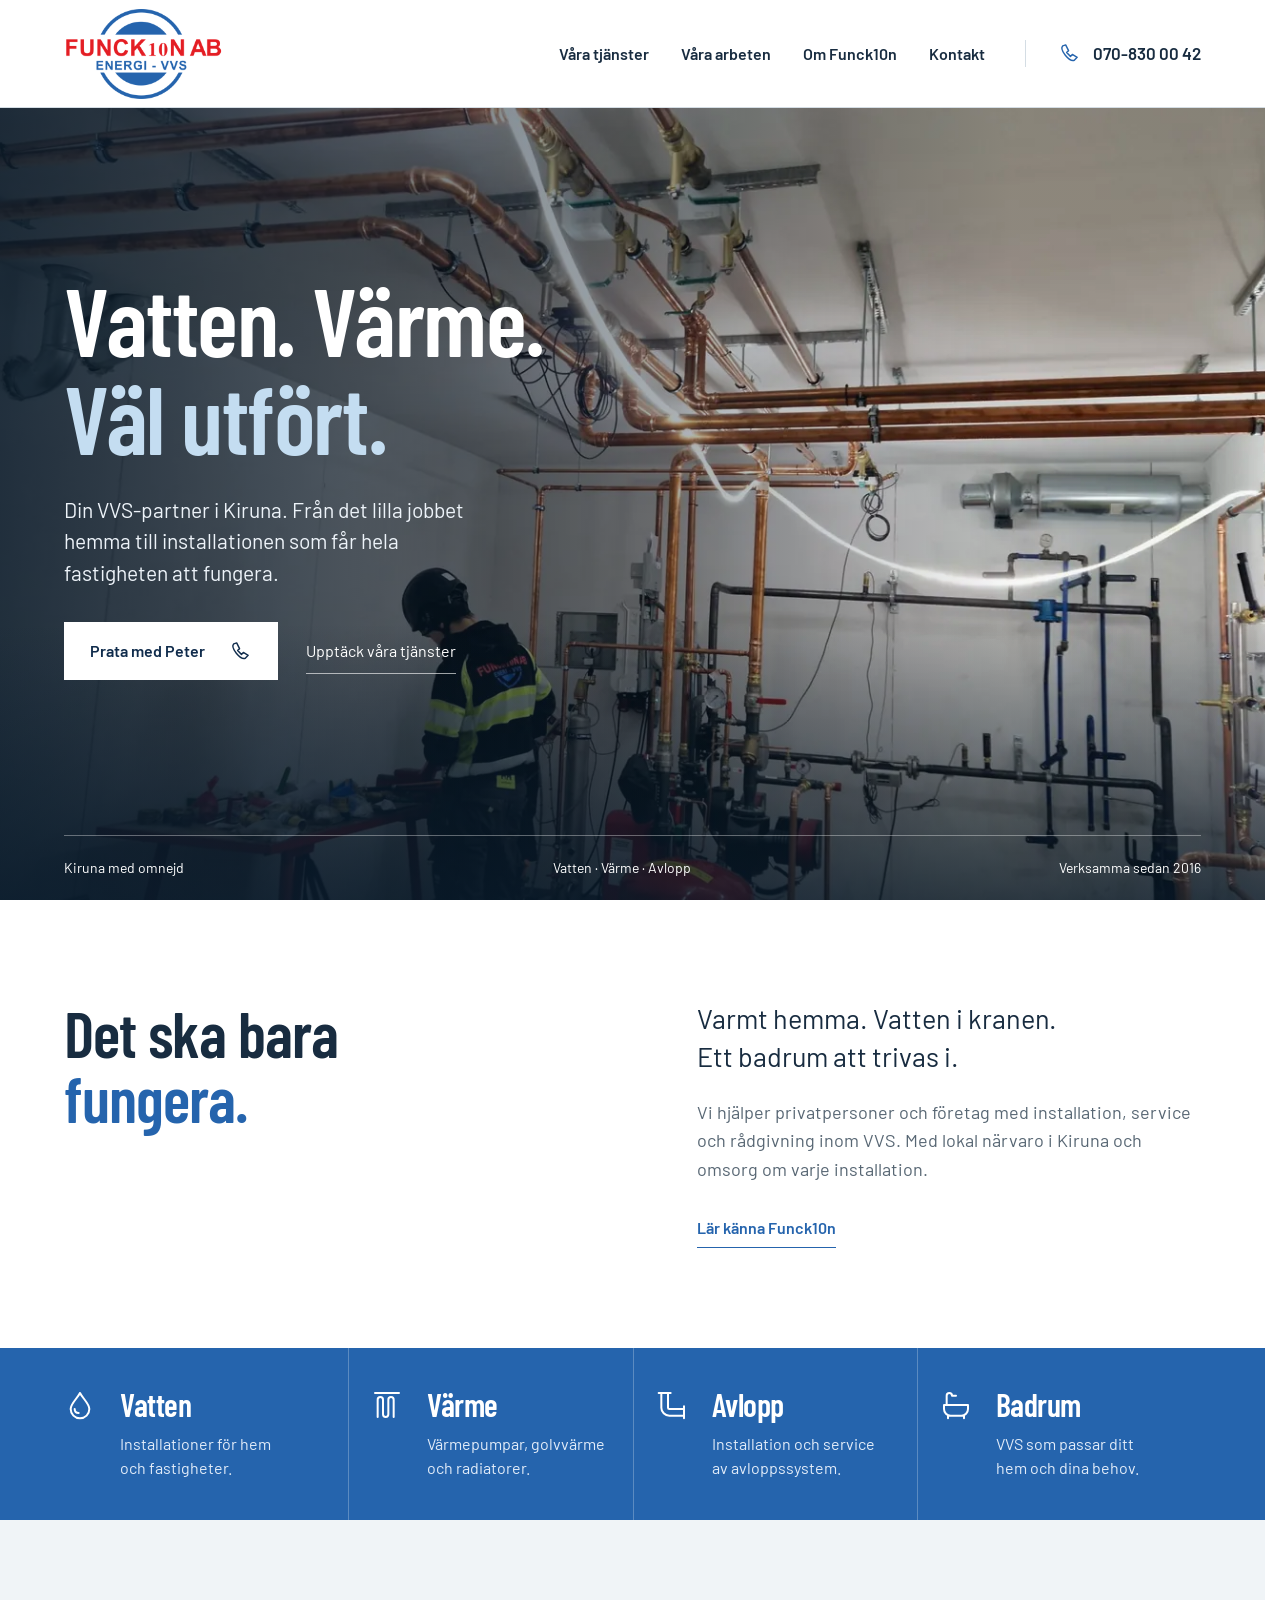
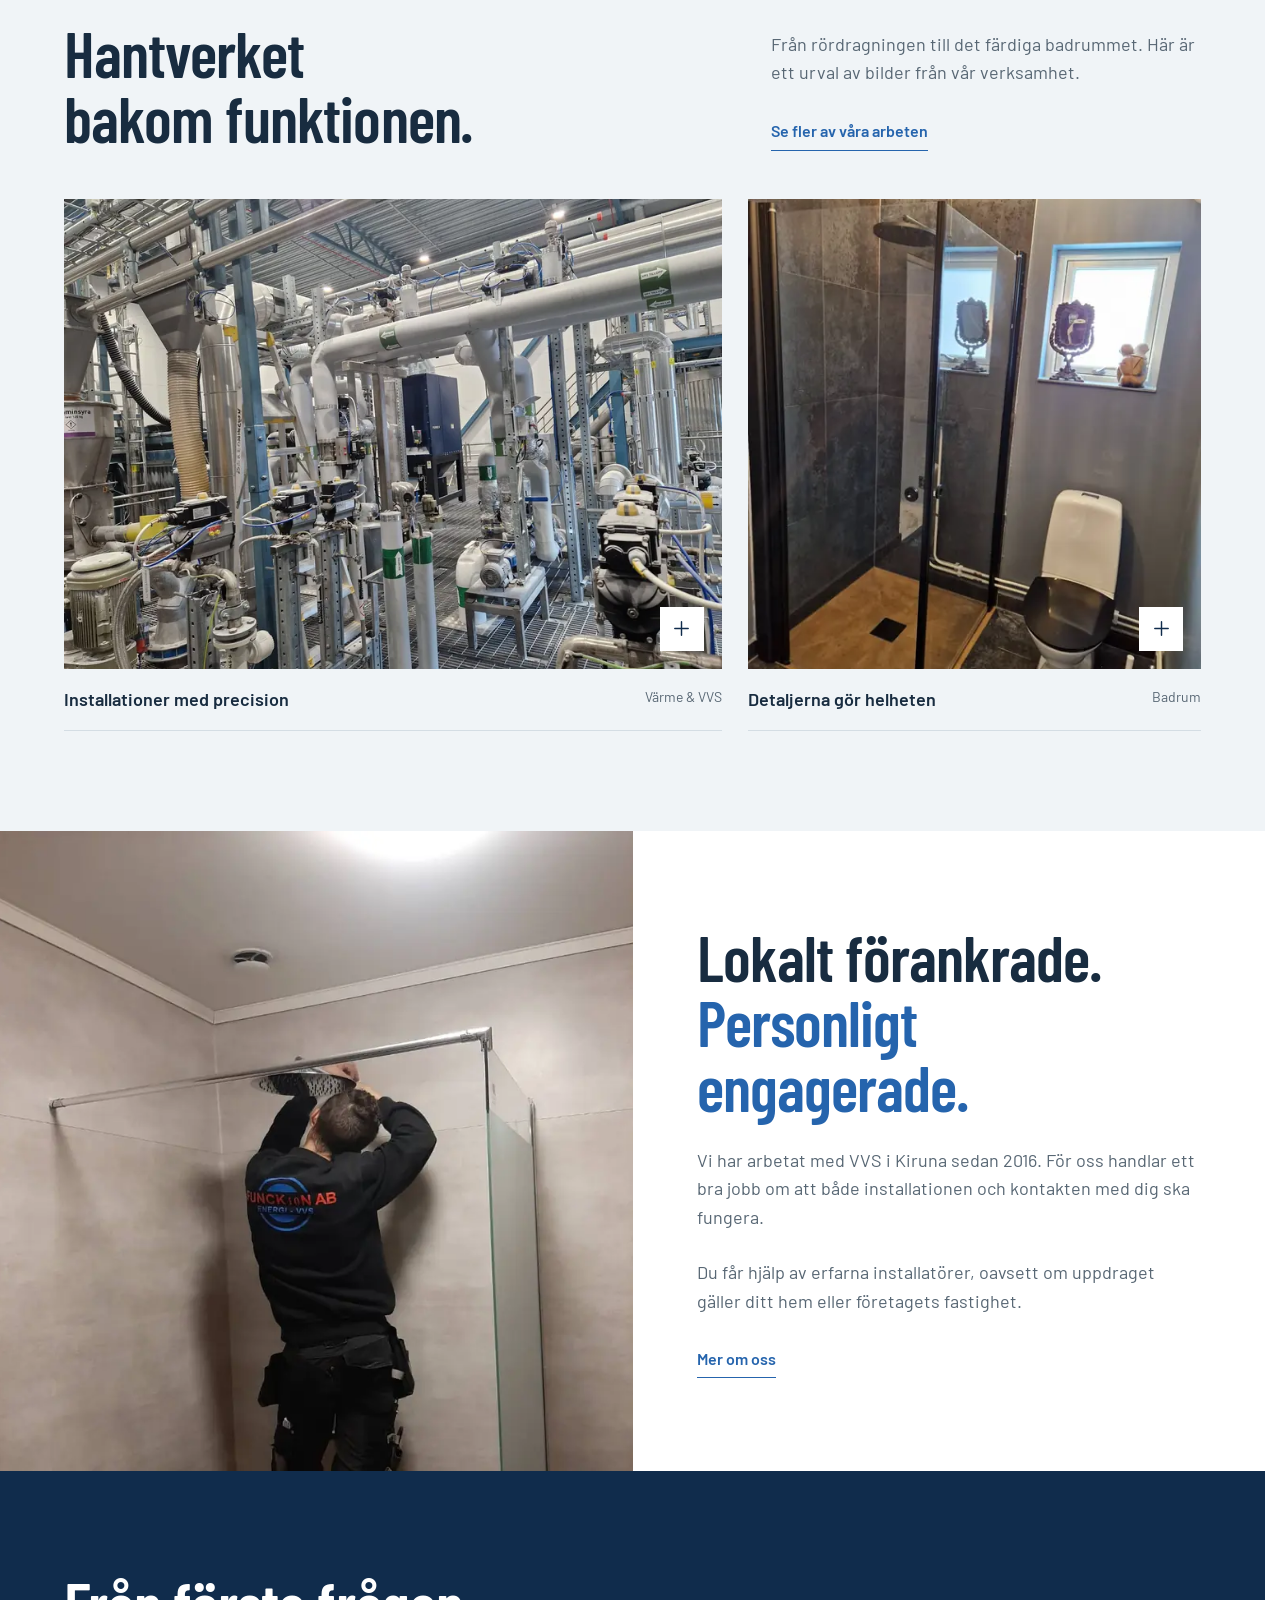
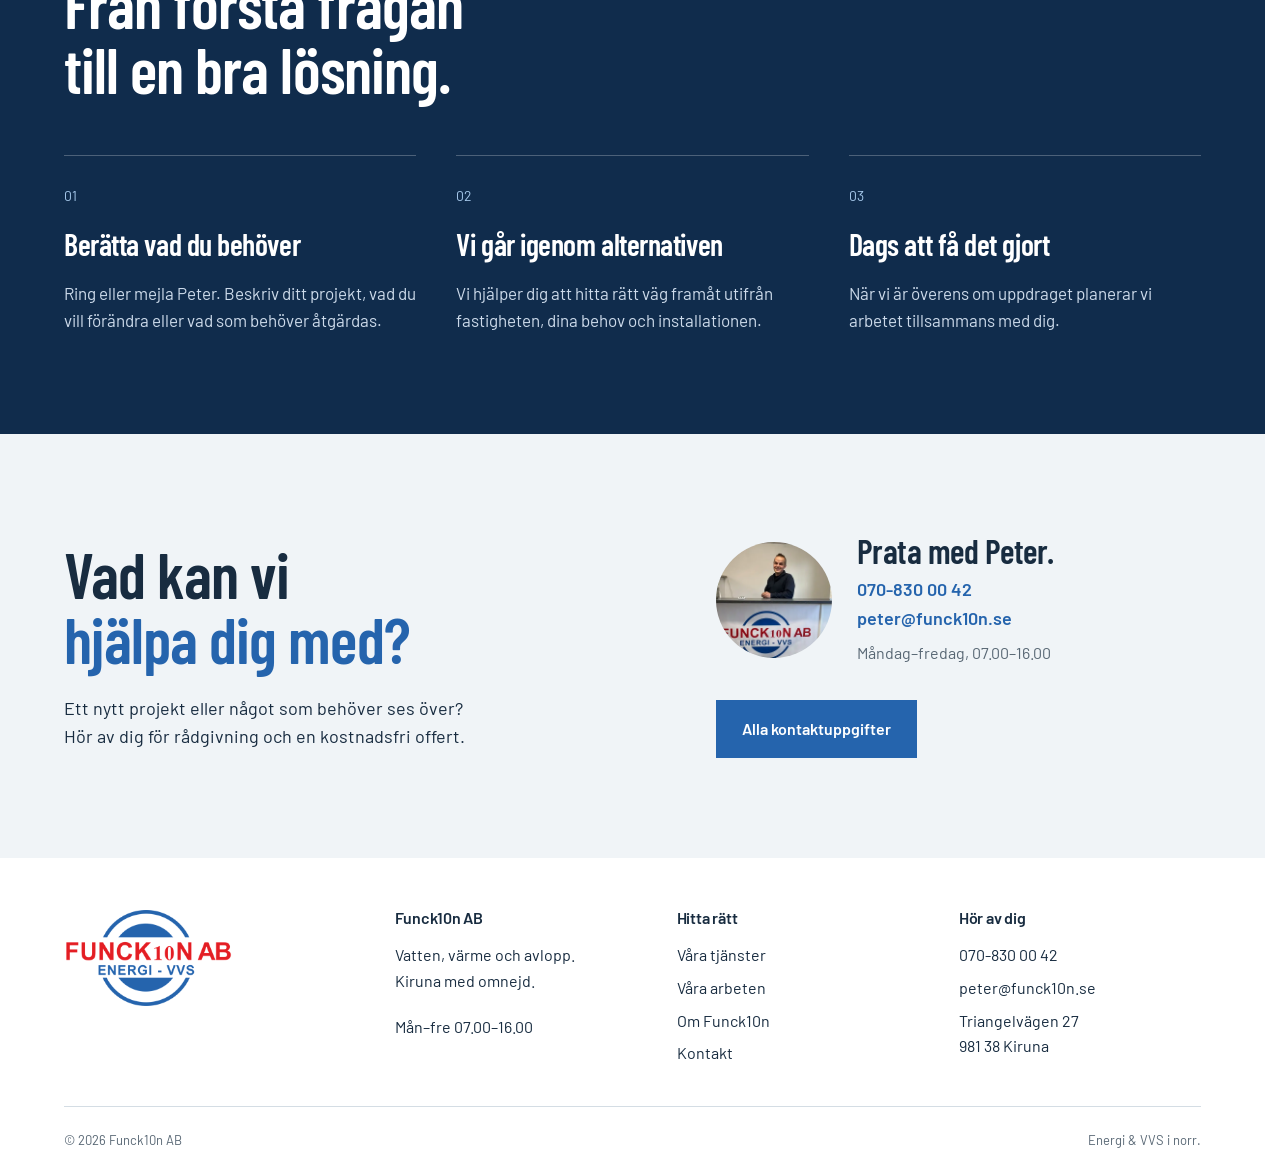
<file: index.html>
<!doctype html><html lang="sv"><head><meta charset="utf-8"><meta name="viewport" content="width=device-width,initial-scale=1"><title>Funck10n AB – VVS i Kiruna | Vatten, värme & avlopp</title><meta name="description" content="VVS i Kiruna sedan 2016. Funck10n hjälper hem och företag med vatten, värme, avlopp och badrum. Kontakta Peter för en kostnadsfri offert."><meta name="robots" content="noindex,nofollow"><meta name="theme-color" content="#2564ad"><link rel="stylesheet" href="styles.css"><link rel="preload" href="assets/barlow-condensed-semibold.woff2" as="font" type="font/woff2" crossorigin><link rel="preload" href="assets/barlow-regular.woff2" as="font" type="font/woff2" crossorigin><link rel="icon" type="image/svg+xml" href="data:image/svg+xml,%3Csvg xmlns='http://www.w3.org/2000/svg' viewBox='0 0 40 40'%3E%3Crect width='40' height='40' rx='8' fill='%232564ad'/%3E%3Cpath d='M13 29V10h16v5H18v4h9v5h-9v5z' fill='white'/%3E%3C/svg%3E"><script type="application/ld+json">{"@context":"https://schema.org","@type":"Plumber","name":"Funck10n AB","url":"https://funck10n.se/","telephone":"+46708300042","email":"peter@funck10n.se","address":{"@type":"PostalAddress","streetAddress":"Triangelvägen 27","postalCode":"981 38","addressLocality":"Kiruna","addressCountry":"SE"},"areaServed":"Kiruna med omnejd","openingHours":"Mo-Fr 07:00-16:00"}</script><script src="site.js" defer></script></head><body><a class="skip" href="#main">Till innehållet</a><header class="header"><a href="index.html" class="brand" aria-label="Funck10n – startsidan"><img src="assets/logo.png" width="2003" height="1128" alt="Funck10n AB Energi – VVS"></a><nav aria-label="Huvudmeny"><a href="tjanster.html" >Våra tjänster</a><a href="galleri.html" >Våra arbeten</a><a href="om-oss.html" >Om Funck10n</a><a href="kontakt.html" >Kontakt</a></nav><a class="header-phone" href="tel:+46708300042"><svg viewBox="0 0 24 24" aria-hidden="true" ><path d="M8 3 5 4c-4 4 7 17 12 15l3-3-5-3-2 2-4-4 2-2-3-6Z"/></svg>070-830 00 42</a><details class="mobile-menu"><summary>Meny <svg viewBox="0 0 24 24" aria-hidden="true" ><path d="M3 7h18 M3 12h18 M3 17h18"/></svg></summary><nav aria-label="Mobilmeny"><a href="index.html">Hem</a><a href="tjanster.html" >Våra tjänster</a><a href="galleri.html" >Våra arbeten</a><a href="om-oss.html" >Om Funck10n</a><a href="kontakt.html" >Kontakt</a><a href="tel:+46708300042">Ring 070-830 00 42</a></nav></details></header><main id="main">
<section class="hero"><img class="hero-photo" src="assets/installation-1800.webp" alt="Funck10ns montör arbetar med en kopparrörsinstallation" width="2560" height="1182" fetchpriority="high" decoding="async"><div class="hero-inner"><h1>Vatten. Värme.<br><span>Väl utfört.</span></h1><p>Din VVS-partner i Kiruna. Från det lilla jobbet hemma till installationen som får hela fastigheten att fungera.</p><div class="actions"><a class="button light" href="tel:+46708300042">Prata med Peter <svg viewBox="0 0 24 24" aria-hidden="true" ><path d="M8 3 5 4c-4 4 7 17 12 15l3-3-5-3-2 2-4-4 2-2-3-6Z"/></svg></a><a class="hero-link" href="tjanster.html">Upptäck våra tjänster</a></div></div><div class="hero-foot"><span>Kiruna med omnejd</span><span>Vatten · Värme · Avlopp</span><span>Verksamma sedan 2016</span></div></section>
<section class="intro section"><h2>Det ska bara<br><em>fungera.</em></h2><div><p class="large">Varmt hemma. Vatten i kranen.<br>Ett badrum att trivas i.</p><p>Vi hjälper privatpersoner och företag med installation, service och rådgivning inom VVS. Med lokal närvaro i Kiruna och omsorg om varje installation.</p><a class="text-link" href="om-oss.html">Lär känna Funck10n</a></div></section>
<nav class="service-index" aria-label="Våra tjänsteområden"><a href="tjanster.html#vatten"><svg viewBox="0 0 24 24" aria-hidden="true" ><path d="M12 3c-2 4-7 8-7 12a7 7 0 0 0 14 0c0-4-5-8-7-12Z M8 15c0 2 1 3 3 3"/></svg><h3>Vatten</h3><p>Installationer för hem<br>och fastigheter.</p></a><a href="tjanster.html#varme"><svg viewBox="0 0 24 24" aria-hidden="true" ><path d="M5 21V8a2 2 0 0 1 4 0v11a2 2 0 0 0 4 0V8a2 2 0 0 1 4 0v13 M3 3h18"/></svg><h3>Värme</h3><p>Värmepumpar, golvvärme<br>och radiatorer.</p></a><a href="tjanster.html#avlopp"><svg viewBox="0 0 24 24" aria-hidden="true" ><path d="M4 3v11a6 6 0 0 0 6 6h11 M9 3v11a1 1 0 0 0 1 1h11 M2 3h9 M21 13v9"/></svg><h3>Avlopp</h3><p>Installation och service<br>av avloppssystem.</p></a><a href="tjanster.html#badrum"><svg viewBox="0 0 24 24" aria-hidden="true" ><path d="M3 12h18v3a5 5 0 0 1-5 5H8a5 5 0 0 1-5-5v-3Z M5 12V5a2 2 0 0 1 4 0 M9 5h3 M6 20v2 M18 20v2"/></svg><h3>Badrum</h3><p>VVS som passar ditt<br>hem och dina behov.</p></a></nav>
<section class="photos section"><div class="section-head"><h2>Hantverket<br>bakom funktionen.</h2><div><p>Från rördragningen till det färdiga badrummet. Här är ett urval av bilder från vår verksamhet.</p><a class="text-link" href="galleri.html">Se fler av våra arbeten</a></div></div><div class="photo-grid"><figure class="photo"><button type="button" data-photo="assets/varme-1800.webp" data-caption="Installationer med precision" aria-label="Visa hela bilden: Installationer med precision"><img class="" src="assets/varme-800.webp" srcset="assets/varme-480.webp 480w, assets/varme-800.webp 800w, assets/varme-1200.webp 1200w, assets/varme-1800.webp 1800w" sizes="(max-width:760px) calc(100vw - 48px), 53vw" alt="Installationer med precision" width="2560" height="1920" loading="lazy" decoding="async"><span class="zoom"><svg viewBox="0 0 24 24" aria-hidden="true" ><path d="M12 5v14 M5 12h14"/></svg></span></button><figcaption>Installationer med precision<span>Värme & VVS</span></figcaption></figure><figure class="photo"><button type="button" data-photo="assets/arbete-1800.webp" data-caption="Detaljerna gör helheten" aria-label="Visa hela bilden: Detaljerna gör helheten"><img class="" src="assets/arbete-800.webp" srcset="assets/arbete-480.webp 480w, assets/arbete-800.webp 800w, assets/arbete-1200.webp 1200w, assets/arbete-1800.webp 1800w" sizes="(max-width:760px) calc(100vw - 48px), 36vw" alt="Detaljerna gör helheten" width="1920" height="2560" loading="lazy" decoding="async"><span class="zoom"><svg viewBox="0 0 24 24" aria-hidden="true" ><path d="M12 5v14 M5 12h14"/></svg></span></button><figcaption>Detaljerna gör helheten<span>Badrum</span></figcaption></figure></div></section>
<section class="about-band"><img class="" src="assets/montor-800.webp" srcset="assets/montor-480.webp 480w, assets/montor-800.webp 800w, assets/montor-1200.webp 1080w" sizes="(max-width:760px) calc(100vw - 48px), 45vw" alt="Montör i Funck10n-kläder monterar en duschvägg" width="1080" height="1080" loading="lazy" decoding="async"><div class="about-copy"><h2>Lokalt förankrade.<br><em>Personligt engagerade.</em></h2><p>Vi har arbetat med VVS i Kiruna sedan 2016. För oss handlar ett bra jobb om att både installationen och kontakten med dig ska fungera.</p><p>Du får hjälp av erfarna installatörer, oavsett om uppdraget gäller ditt hem eller företagets fastighet.</p><a class="text-link" href="om-oss.html">Mer om oss</a></div></section>
<section class="process section"><h2>Från första frågan<br>till en bra lösning.</h2><div class="process-list"><div class="step"><span>01</span><h3>Berätta vad du behöver</h3><p>Ring eller mejla Peter. Beskriv ditt projekt, vad du vill förändra eller vad som behöver åtgärdas.</p></div><div class="step"><span>02</span><h3>Vi går igenom alternativen</h3><p>Vi hjälper dig att hitta rätt väg framåt utifrån fastigheten, dina behov och installationen.</p></div><div class="step"><span>03</span><h3>Dags att få det gjort</h3><p>När vi är överens om uppdraget planerar vi arbetet tillsammans med dig.</p></div></div></section><section class="contact-strip section"><div><h2>Vad kan vi<br><em>hjälpa dig med?</em></h2><p style="margin-top:22px">Ett nytt projekt eller något som behöver ses över?<br>Hör av dig för rådgivning och en kostnadsfri offert.</p></div><div><div class="contact-person"><img src="assets/peter-480.webp" width="565" height="565" alt="Peter på Funck10n" loading="lazy"><div><h3>Prata med Peter.</h3><a href="tel:+46708300042">070-830 00 42</a><a href="mailto:peter@funck10n.se">peter@funck10n.se</a><p>Måndag–fredag, 07.00–16.00</p></div></div><div class="actions"><a class="button" href="kontakt.html">Alla kontaktuppgifter</a></div></div></section></main><footer class="footer"><div class="footer-main"><div><a href="index.html" aria-label="Funck10n – startsidan"><img class="footer-logo" src="assets/logo.png" alt="Funck10n AB" width="2003" height="1128" loading="lazy"></a></div><div><h3>Funck10n AB</h3><p>Vatten, värme och avlopp.<br>Kiruna med omnejd.</p><p>Mån–fre 07.00–16.00</p></div><div><h3>Hitta rätt</h3><div class="footer-links"><a href="tjanster.html">Våra tjänster</a><a href="galleri.html">Våra arbeten</a><a href="om-oss.html">Om Funck10n</a><a href="kontakt.html">Kontakt</a></div></div><div><h3>Hör av dig</h3><div class="footer-links"><a href="tel:+46708300042">070-830 00 42</a><a href="mailto:peter@funck10n.se">peter@funck10n.se</a><a href="https://www.google.com/maps/search/?api=1&query=Triangelv%C3%A4gen%2027%2C%20981%2038%20Kiruna" target="_blank" rel="noopener noreferrer">Triangelvägen 27<br>981 38 Kiruna</a></div></div></div><div class="footer-bottom"><span>© 2026 Funck10n AB</span><span>Energi &amp; VVS i norr.</span></div></footer><div class="mobile-contact"><a href="tel:+46708300042"><svg viewBox="0 0 24 24" aria-hidden="true" ><path d="M8 3 5 4c-4 4 7 17 12 15l3-3-5-3-2 2-4-4 2-2-3-6Z"/></svg>Ring Peter</a><a href="mailto:peter@funck10n.se"><svg viewBox="0 0 24 24" aria-hidden="true" ><path d="M3 5h18v14H3z M3 6l9 7 9-7"/></svg>Mejla oss</a></div><dialog class="gallery-dialog" aria-label="Bildvisare"><div class="dialog-top"><p id="image-caption">Bild från Funck10n</p><button type="button" class="close-dialog" aria-label="Stäng bilden"><svg viewBox="0 0 24 24" aria-hidden="true" ><path d="M6 6l12 12 M18 6 6 18"/></svg></button></div></dialog></body></html>
</file>
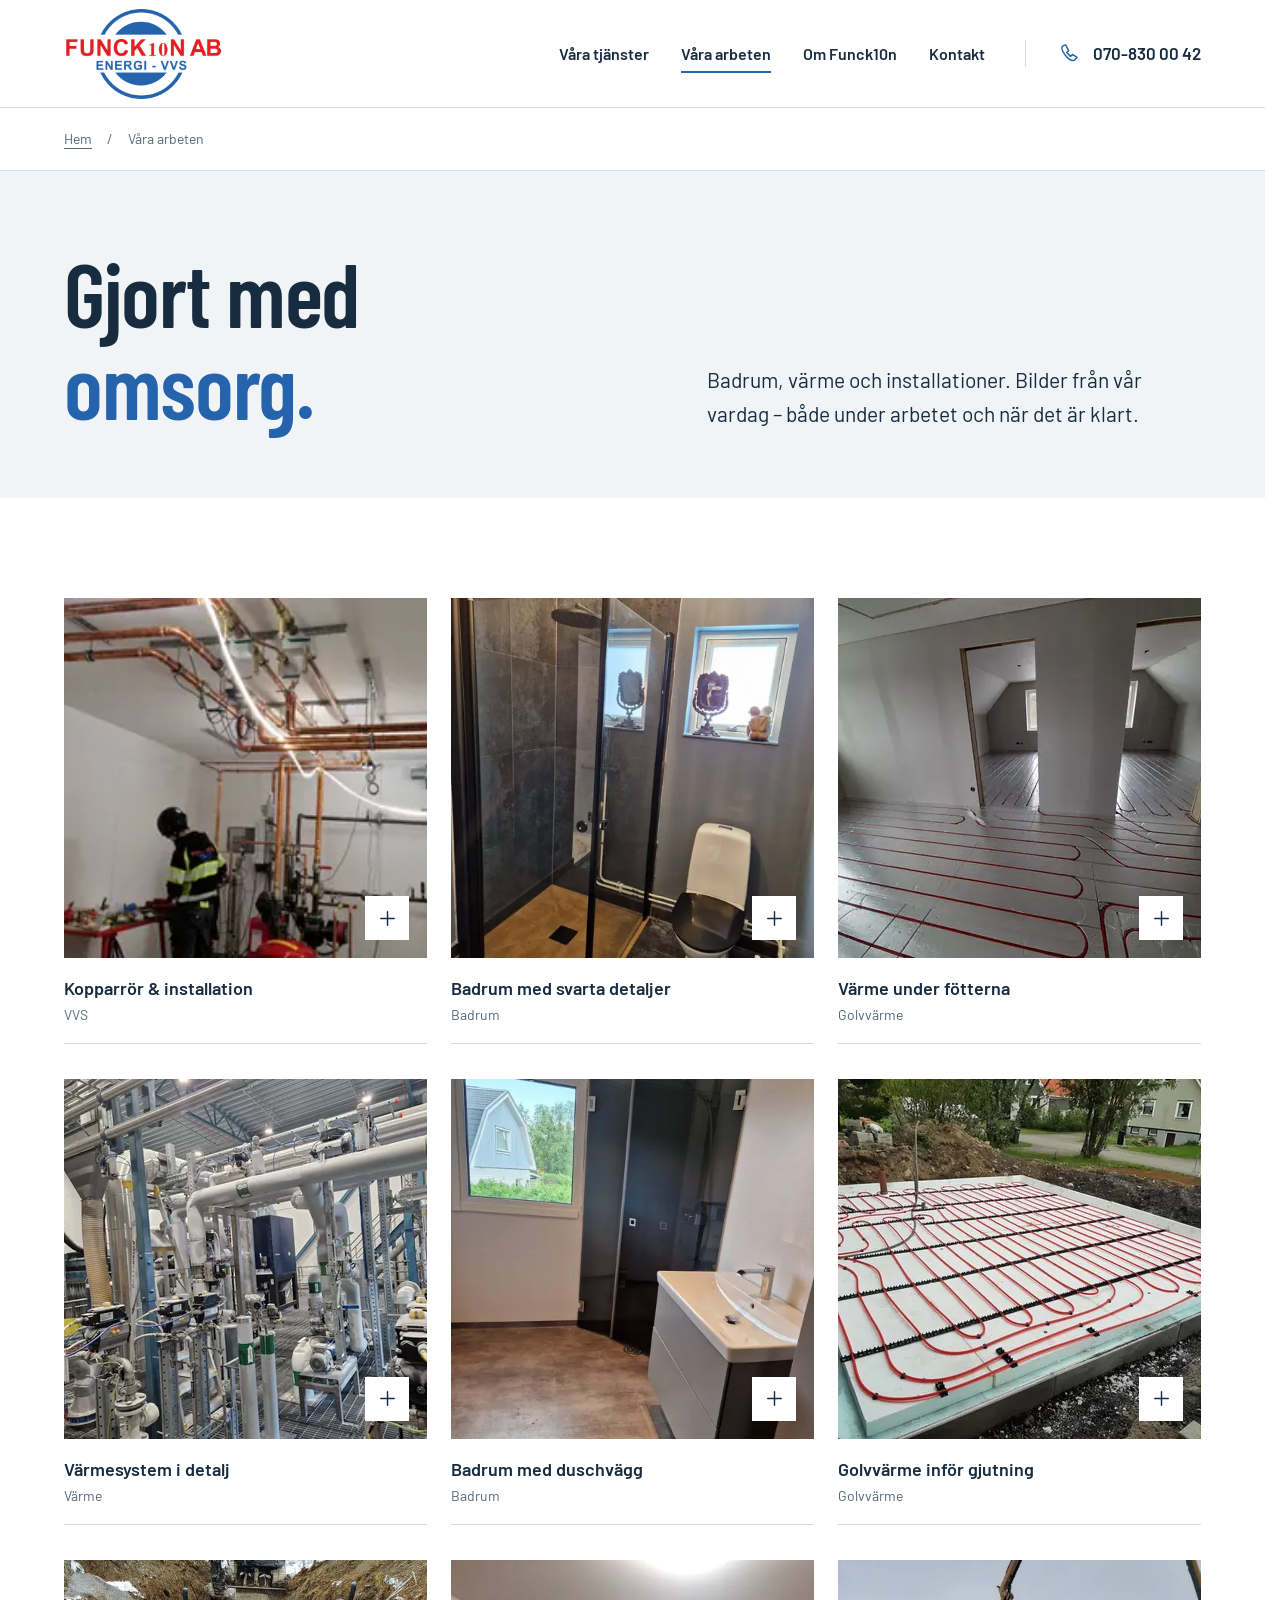
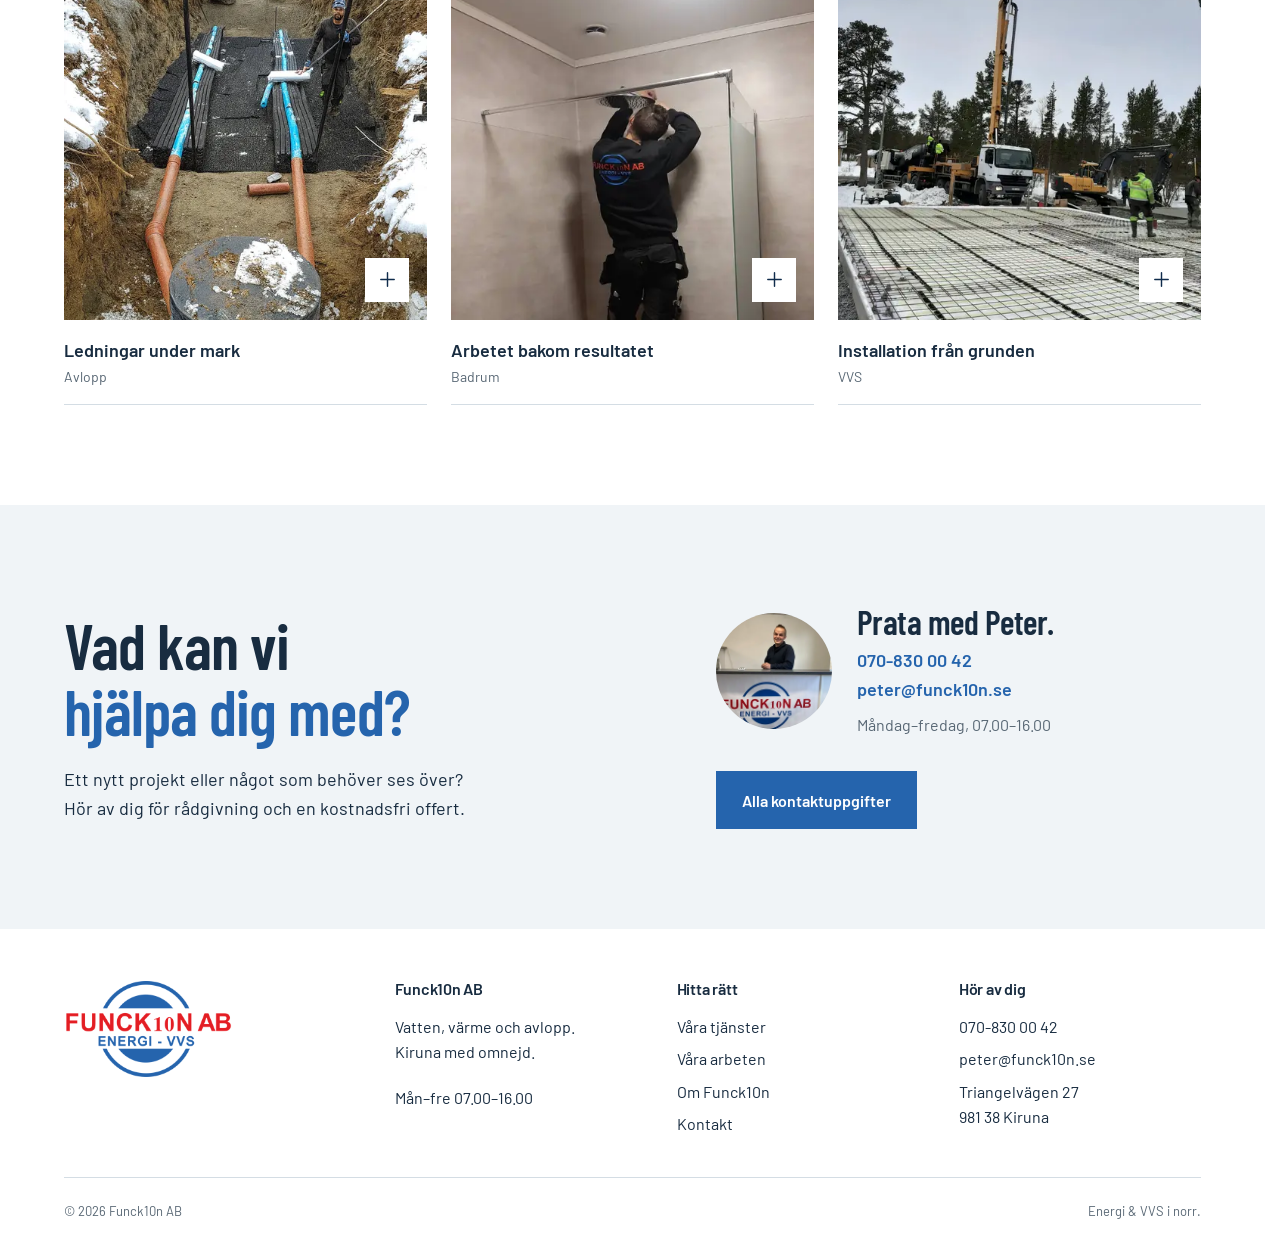
<file: galleri.html>
<!doctype html><html lang="sv"><head><meta charset="utf-8"><meta name="viewport" content="width=device-width,initial-scale=1"><title>Våra arbeten – bilder från Funck10n AB</title><meta name="description" content="Se bilder från Funck10ns verksamhet: VVS-installationer, badrum, golvvärme och avloppsarbete."><meta name="robots" content="noindex,nofollow"><meta name="theme-color" content="#2564ad"><link rel="stylesheet" href="styles.css"><link rel="preload" href="assets/barlow-condensed-semibold.woff2" as="font" type="font/woff2" crossorigin><link rel="preload" href="assets/barlow-regular.woff2" as="font" type="font/woff2" crossorigin><link rel="icon" type="image/svg+xml" href="data:image/svg+xml,%3Csvg xmlns='http://www.w3.org/2000/svg' viewBox='0 0 40 40'%3E%3Crect width='40' height='40' rx='8' fill='%232564ad'/%3E%3Cpath d='M13 29V10h16v5H18v4h9v5h-9v5z' fill='white'/%3E%3C/svg%3E"><script type="application/ld+json">{"@context":"https://schema.org","@type":"Plumber","name":"Funck10n AB","url":"https://funck10n.se/","telephone":"+46708300042","email":"peter@funck10n.se","address":{"@type":"PostalAddress","streetAddress":"Triangelvägen 27","postalCode":"981 38","addressLocality":"Kiruna","addressCountry":"SE"},"areaServed":"Kiruna med omnejd","openingHours":"Mo-Fr 07:00-16:00"}</script><script src="site.js" defer></script></head><body><a class="skip" href="#main">Till innehållet</a><header class="header"><a href="index.html" class="brand" aria-label="Funck10n – startsidan"><img src="assets/logo.png" width="2003" height="1128" alt="Funck10n AB Energi – VVS"></a><nav aria-label="Huvudmeny"><a href="tjanster.html" >Våra tjänster</a><a href="galleri.html" aria-current="page">Våra arbeten</a><a href="om-oss.html" >Om Funck10n</a><a href="kontakt.html" >Kontakt</a></nav><a class="header-phone" href="tel:+46708300042"><svg viewBox="0 0 24 24" aria-hidden="true" ><path d="M8 3 5 4c-4 4 7 17 12 15l3-3-5-3-2 2-4-4 2-2-3-6Z"/></svg>070-830 00 42</a><details class="mobile-menu"><summary>Meny <svg viewBox="0 0 24 24" aria-hidden="true" ><path d="M3 7h18 M3 12h18 M3 17h18"/></svg></summary><nav aria-label="Mobilmeny"><a href="index.html">Hem</a><a href="tjanster.html" >Våra tjänster</a><a href="galleri.html" aria-current="page">Våra arbeten</a><a href="om-oss.html" >Om Funck10n</a><a href="kontakt.html" >Kontakt</a><a href="tel:+46708300042">Ring 070-830 00 42</a></nav></details></header><main id="main"><div class="breadcrumbs"><a href="index.html">Hem</a><span>/</span><span>Våra arbeten</span></div><section class="subhero"><h1>Gjort med<br><em>omsorg.</em></h1><p>Badrum, värme och installationer. Bilder från vår vardag – både under arbetet och när det är klart.</p></section><section class="section gallery" aria-label="Bildgalleri"><figure class="photo"><button type="button" data-photo="assets/installation-1800.webp" data-caption="Kopparrör & installation" aria-label="Visa hela bilden: Kopparrör & installation"><img class="" src="assets/installation-800.webp" srcset="assets/installation-480.webp 480w, assets/installation-800.webp 800w, assets/installation-1200.webp 1200w, assets/installation-1800.webp 1800w" sizes="(max-width:760px) calc(100vw - 48px), (max-width:1050px) 43vw, 29vw" alt="Kopparrör & installation" width="2560" height="1182" loading="lazy" decoding="async"><span class="zoom"><svg viewBox="0 0 24 24" aria-hidden="true" ><path d="M12 5v14 M5 12h14"/></svg></span></button><figcaption>Kopparrör & installation<span>VVS</span></figcaption></figure><figure class="photo"><button type="button" data-photo="assets/arbete-1800.webp" data-caption="Badrum med svarta detaljer" aria-label="Visa hela bilden: Badrum med svarta detaljer"><img class="" src="assets/arbete-800.webp" srcset="assets/arbete-480.webp 480w, assets/arbete-800.webp 800w, assets/arbete-1200.webp 1200w, assets/arbete-1800.webp 1800w" sizes="(max-width:760px) calc(100vw - 48px), (max-width:1050px) 43vw, 29vw" alt="Badrum med svarta detaljer" width="1920" height="2560" loading="lazy" decoding="async"><span class="zoom"><svg viewBox="0 0 24 24" aria-hidden="true" ><path d="M12 5v14 M5 12h14"/></svg></span></button><figcaption>Badrum med svarta detaljer<span>Badrum</span></figcaption></figure><figure class="photo"><button type="button" data-photo="assets/golvvarme-1800.webp" data-caption="Värme under fötterna" aria-label="Visa hela bilden: Värme under fötterna"><img class="" src="assets/golvvarme-800.webp" srcset="assets/golvvarme-480.webp 480w, assets/golvvarme-800.webp 800w, assets/golvvarme-1200.webp 1200w, assets/golvvarme-1800.webp 1800w" sizes="(max-width:760px) calc(100vw - 48px), (max-width:1050px) 43vw, 29vw" alt="Värme under fötterna" width="2560" height="1920" loading="lazy" decoding="async"><span class="zoom"><svg viewBox="0 0 24 24" aria-hidden="true" ><path d="M12 5v14 M5 12h14"/></svg></span></button><figcaption>Värme under fötterna<span>Golvvärme</span></figcaption></figure><figure class="photo"><button type="button" data-photo="assets/varme-1800.webp" data-caption="Värmesystem i detalj" aria-label="Visa hela bilden: Värmesystem i detalj"><img class="" src="assets/varme-800.webp" srcset="assets/varme-480.webp 480w, assets/varme-800.webp 800w, assets/varme-1200.webp 1200w, assets/varme-1800.webp 1800w" sizes="(max-width:760px) calc(100vw - 48px), (max-width:1050px) 43vw, 29vw" alt="Värmesystem i detalj" width="2560" height="1920" loading="lazy" decoding="async"><span class="zoom"><svg viewBox="0 0 24 24" aria-hidden="true" ><path d="M12 5v14 M5 12h14"/></svg></span></button><figcaption>Värmesystem i detalj<span>Värme</span></figcaption></figure><figure class="photo"><button type="button" data-photo="assets/vatten-1800.webp" data-caption="Badrum med duschvägg" aria-label="Visa hela bilden: Badrum med duschvägg"><img class="" src="assets/vatten-800.webp" srcset="assets/vatten-480.webp 480w, assets/vatten-800.webp 800w, assets/vatten-1200.webp 1200w, assets/vatten-1800.webp 1800w" sizes="(max-width:760px) calc(100vw - 48px), (max-width:1050px) 43vw, 29vw" alt="Badrum med duschvägg" width="1920" height="2560" loading="lazy" decoding="async"><span class="zoom"><svg viewBox="0 0 24 24" aria-hidden="true" ><path d="M12 5v14 M5 12h14"/></svg></span></button><figcaption>Badrum med duschvägg<span>Badrum</span></figcaption></figure><figure class="photo"><button type="button" data-photo="assets/grund-1800.webp" data-caption="Golvvärme inför gjutning" aria-label="Visa hela bilden: Golvvärme inför gjutning"><img class="" src="assets/grund-800.webp" srcset="assets/grund-480.webp 480w, assets/grund-800.webp 800w, assets/grund-1200.webp 1200w, assets/grund-1800.webp 1800w" sizes="(max-width:760px) calc(100vw - 48px), (max-width:1050px) 43vw, 29vw" alt="Golvvärme inför gjutning" width="2560" height="1920" loading="lazy" decoding="async"><span class="zoom"><svg viewBox="0 0 24 24" aria-hidden="true" ><path d="M12 5v14 M5 12h14"/></svg></span></button><figcaption>Golvvärme inför gjutning<span>Golvvärme</span></figcaption></figure><figure class="photo"><button type="button" data-photo="assets/avlopp-1800.webp" data-caption="Ledningar under mark" aria-label="Visa hela bilden: Ledningar under mark"><img class="" src="assets/avlopp-800.webp" srcset="assets/avlopp-480.webp 480w, assets/avlopp-800.webp 800w, assets/avlopp-1200.webp 1024w" sizes="(max-width:760px) calc(100vw - 48px), (max-width:1050px) 43vw, 29vw" alt="Ledningar under mark" width="1024" height="1536" loading="lazy" decoding="async"><span class="zoom"><svg viewBox="0 0 24 24" aria-hidden="true" ><path d="M12 5v14 M5 12h14"/></svg></span></button><figcaption>Ledningar under mark<span>Avlopp</span></figcaption></figure><figure class="photo"><button type="button" data-photo="assets/montor-1800.webp" data-caption="Arbetet bakom resultatet" aria-label="Visa hela bilden: Arbetet bakom resultatet"><img class="" src="assets/montor-800.webp" srcset="assets/montor-480.webp 480w, assets/montor-800.webp 800w, assets/montor-1200.webp 1080w" sizes="(max-width:760px) calc(100vw - 48px), (max-width:1050px) 43vw, 29vw" alt="Arbetet bakom resultatet" width="1080" height="1080" loading="lazy" decoding="async"><span class="zoom"><svg viewBox="0 0 24 24" aria-hidden="true" ><path d="M12 5v14 M5 12h14"/></svg></span></button><figcaption>Arbetet bakom resultatet<span>Badrum</span></figcaption></figure><figure class="photo"><button type="button" data-photo="assets/gjutning-1800.webp" data-caption="Installation från grunden" aria-label="Visa hela bilden: Installation från grunden"><img class="" src="assets/gjutning-800.webp" srcset="assets/gjutning-480.webp 480w, assets/gjutning-800.webp 800w, assets/gjutning-1200.webp 1200w, assets/gjutning-1800.webp 1800w" sizes="(max-width:760px) calc(100vw - 48px), (max-width:1050px) 43vw, 29vw" alt="Installation från grunden" width="1920" height="2560" loading="lazy" decoding="async"><span class="zoom"><svg viewBox="0 0 24 24" aria-hidden="true" ><path d="M12 5v14 M5 12h14"/></svg></span></button><figcaption>Installation från grunden<span>VVS</span></figcaption></figure></section><section class="contact-strip section"><div><h2>Vad kan vi<br><em>hjälpa dig med?</em></h2><p style="margin-top:22px">Ett nytt projekt eller något som behöver ses över?<br>Hör av dig för rådgivning och en kostnadsfri offert.</p></div><div><div class="contact-person"><img src="assets/peter-480.webp" width="565" height="565" alt="Peter på Funck10n" loading="lazy"><div><h3>Prata med Peter.</h3><a href="tel:+46708300042">070-830 00 42</a><a href="mailto:peter@funck10n.se">peter@funck10n.se</a><p>Måndag–fredag, 07.00–16.00</p></div></div><div class="actions"><a class="button" href="kontakt.html">Alla kontaktuppgifter</a></div></div></section></main><footer class="footer"><div class="footer-main"><div><a href="index.html" aria-label="Funck10n – startsidan"><img class="footer-logo" src="assets/logo.png" alt="Funck10n AB" width="2003" height="1128" loading="lazy"></a></div><div><h3>Funck10n AB</h3><p>Vatten, värme och avlopp.<br>Kiruna med omnejd.</p><p>Mån–fre 07.00–16.00</p></div><div><h3>Hitta rätt</h3><div class="footer-links"><a href="tjanster.html">Våra tjänster</a><a href="galleri.html">Våra arbeten</a><a href="om-oss.html">Om Funck10n</a><a href="kontakt.html">Kontakt</a></div></div><div><h3>Hör av dig</h3><div class="footer-links"><a href="tel:+46708300042">070-830 00 42</a><a href="mailto:peter@funck10n.se">peter@funck10n.se</a><a href="https://www.google.com/maps/search/?api=1&query=Triangelv%C3%A4gen%2027%2C%20981%2038%20Kiruna" target="_blank" rel="noopener noreferrer">Triangelvägen 27<br>981 38 Kiruna</a></div></div></div><div class="footer-bottom"><span>© 2026 Funck10n AB</span><span>Energi &amp; VVS i norr.</span></div></footer><div class="mobile-contact"><a href="tel:+46708300042"><svg viewBox="0 0 24 24" aria-hidden="true" ><path d="M8 3 5 4c-4 4 7 17 12 15l3-3-5-3-2 2-4-4 2-2-3-6Z"/></svg>Ring Peter</a><a href="mailto:peter@funck10n.se"><svg viewBox="0 0 24 24" aria-hidden="true" ><path d="M3 5h18v14H3z M3 6l9 7 9-7"/></svg>Mejla oss</a></div><dialog class="gallery-dialog" aria-label="Bildvisare"><div class="dialog-top"><p id="image-caption">Bild från Funck10n</p><button type="button" class="close-dialog" aria-label="Stäng bilden"><svg viewBox="0 0 24 24" aria-hidden="true" ><path d="M6 6l12 12 M18 6 6 18"/></svg></button></div></dialog></body></html>
</file>
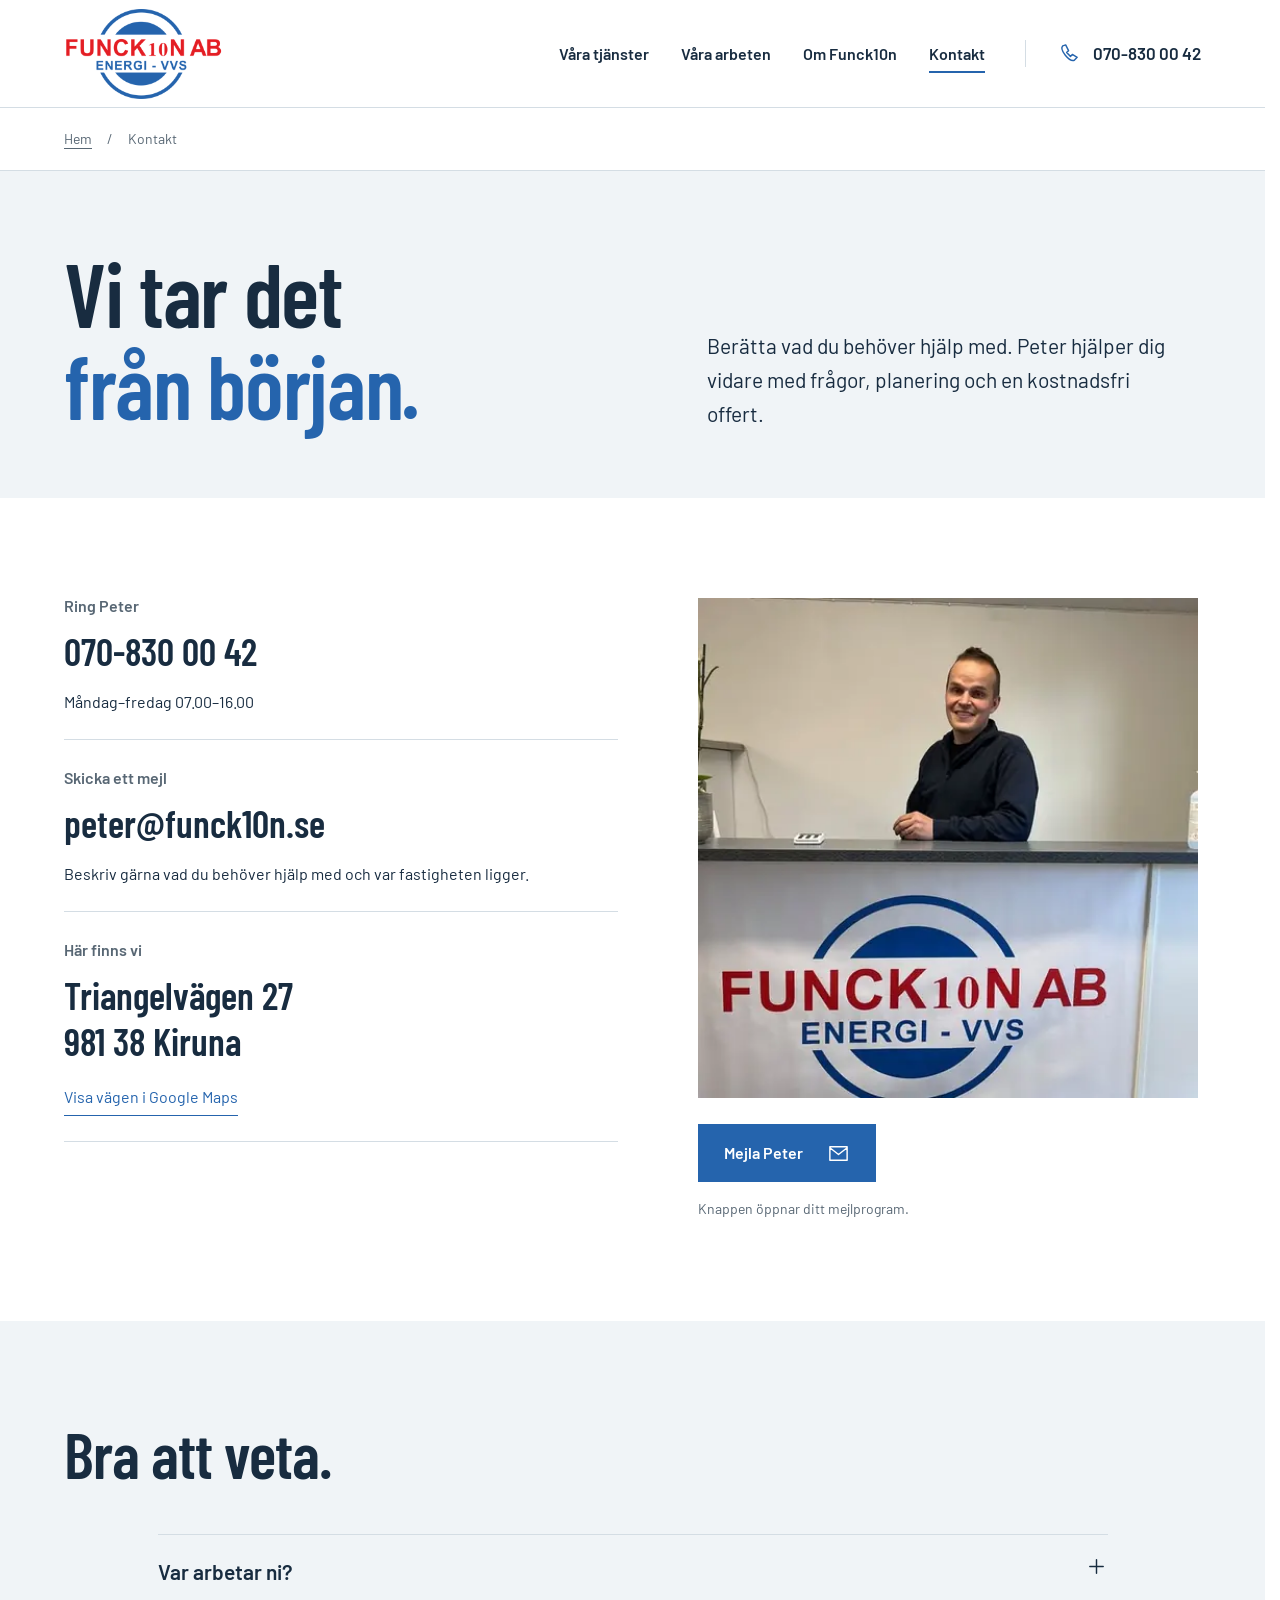
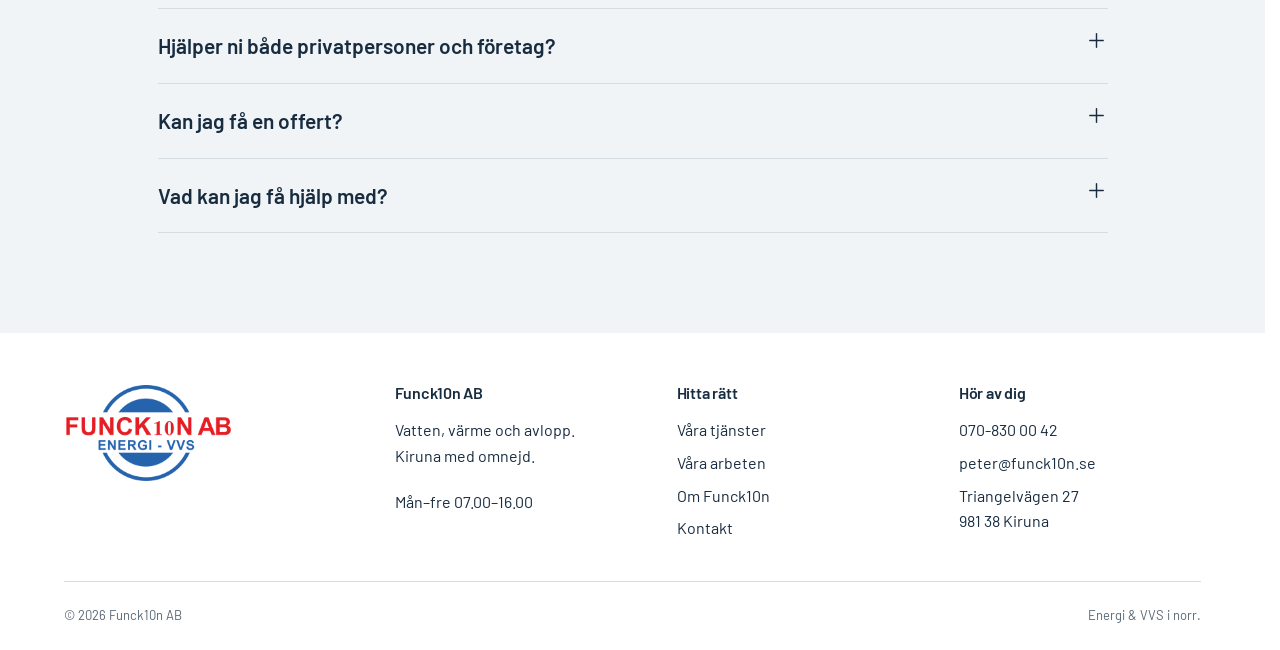
<file: kontakt.html>
<!doctype html><html lang="sv"><head><meta charset="utf-8"><meta name="viewport" content="width=device-width,initial-scale=1"><title>Kontakta Peter på Funck10n – VVS i Kiruna</title><meta name="description" content="Ring 070-830 00 42 eller mejla peter@funck10n.se. Funck10n AB, Triangelvägen 27 i Kiruna. Måndag–fredag 07.00–16.00."><meta name="robots" content="noindex,nofollow"><meta name="theme-color" content="#2564ad"><link rel="stylesheet" href="styles.css"><link rel="preload" href="assets/barlow-condensed-semibold.woff2" as="font" type="font/woff2" crossorigin><link rel="preload" href="assets/barlow-regular.woff2" as="font" type="font/woff2" crossorigin><link rel="icon" type="image/svg+xml" href="data:image/svg+xml,%3Csvg xmlns='http://www.w3.org/2000/svg' viewBox='0 0 40 40'%3E%3Crect width='40' height='40' rx='8' fill='%232564ad'/%3E%3Cpath d='M13 29V10h16v5H18v4h9v5h-9v5z' fill='white'/%3E%3C/svg%3E"><script type="application/ld+json">{"@context":"https://schema.org","@type":"Plumber","name":"Funck10n AB","url":"https://funck10n.se/","telephone":"+46708300042","email":"peter@funck10n.se","address":{"@type":"PostalAddress","streetAddress":"Triangelvägen 27","postalCode":"981 38","addressLocality":"Kiruna","addressCountry":"SE"},"areaServed":"Kiruna med omnejd","openingHours":"Mo-Fr 07:00-16:00"}</script><script src="site.js" defer></script></head><body><a class="skip" href="#main">Till innehållet</a><header class="header"><a href="index.html" class="brand" aria-label="Funck10n – startsidan"><img src="assets/logo.png" width="2003" height="1128" alt="Funck10n AB Energi – VVS"></a><nav aria-label="Huvudmeny"><a href="tjanster.html" >Våra tjänster</a><a href="galleri.html" >Våra arbeten</a><a href="om-oss.html" >Om Funck10n</a><a href="kontakt.html" aria-current="page">Kontakt</a></nav><a class="header-phone" href="tel:+46708300042"><svg viewBox="0 0 24 24" aria-hidden="true" ><path d="M8 3 5 4c-4 4 7 17 12 15l3-3-5-3-2 2-4-4 2-2-3-6Z"/></svg>070-830 00 42</a><details class="mobile-menu"><summary>Meny <svg viewBox="0 0 24 24" aria-hidden="true" ><path d="M3 7h18 M3 12h18 M3 17h18"/></svg></summary><nav aria-label="Mobilmeny"><a href="index.html">Hem</a><a href="tjanster.html" >Våra tjänster</a><a href="galleri.html" >Våra arbeten</a><a href="om-oss.html" >Om Funck10n</a><a href="kontakt.html" aria-current="page">Kontakt</a><a href="tel:+46708300042">Ring 070-830 00 42</a></nav></details></header><main id="main"><div class="breadcrumbs"><a href="index.html">Hem</a><span>/</span><span>Kontakt</span></div><section class="subhero"><h1>Vi tar det<br><em>från början.</em></h1><p>Berätta vad du behöver hjälp med. Peter hjälper dig vidare med frågor, planering och en kostnadsfri offert.</p></section><section class="section contact-page"><div class="contact-items"><div class="contact-item"><h2>Ring Peter</h2><a href="tel:+46708300042">070-830 00 42</a><p class="small">Måndag–fredag 07.00–16.00</p></div><div class="contact-item"><h2>Skicka ett mejl</h2><a href="mailto:peter@funck10n.se">peter@funck10n.se</a><p class="small">Beskriv gärna vad du behöver hjälp med och var fastigheten ligger.</p></div><div class="contact-item"><h2>Här finns vi</h2><p>Triangelvägen 27<br>981 38 Kiruna</p><a class="text-link small" href="https://www.google.com/maps/search/?api=1&query=Triangelv%C3%A4gen%2027%2C%20981%2038%20Kiruna" target="_blank" rel="noopener noreferrer">Visa vägen i Google Maps</a></div></div><div><img class="portrait" src="assets/peter-480.webp" width="565" height="565" alt="Peter på Funck10n i Kiruna"><div class="actions"><a class="button" href="mailto:peter@funck10n.se?subject=F%C3%B6rfr%C3%A5gan%20om%20VVS">Mejla Peter <svg viewBox="0 0 24 24" aria-hidden="true" ><path d="M3 5h18v14H3z M3 6l9 7 9-7"/></svg></a></div><p class="contact-note">Knappen öppnar ditt mejlprogram.</p></div></section><section class="section photos"><div class="section-head"><h2>Bra att veta.</h2></div><div class="faq"><details><summary>Var arbetar ni?<svg viewBox="0 0 24 24" aria-hidden="true" ><path d="M12 5v14 M5 12h14"/></svg></summary><p>Vi arbetar i Kiruna med omnejd. Kontakta oss gärna och berätta var du behöver hjälp.</p></details><details><summary>Hjälper ni både privatpersoner och företag?<svg viewBox="0 0 24 24" aria-hidden="true" ><path d="M12 5v14 M5 12h14"/></svg></summary><p>Ja. Vi arbetar med privatpersoner och små till medelstora företag.</p></details><details><summary>Kan jag få en offert?<svg viewBox="0 0 24 24" aria-hidden="true" ><path d="M12 5v14 M5 12h14"/></svg></summary><p>Ja, hör av dig till Peter för en kostnadsfri offert. Beskriv ditt behov och fastigheten så tar vi det därifrån.</p></details><details><summary>Vad kan jag få hjälp med?<svg viewBox="0 0 24 24" aria-hidden="true" ><path d="M12 5v14 M5 12h14"/></svg></summary><p>Vatteninstallationer, värmesystem, värmepumpar, avlopp och VVS-arbeten i badrum. Vi erbjuder även konsultation inför ditt projekt.</p></details></div></section></main><footer class="footer"><div class="footer-main"><div><a href="index.html" aria-label="Funck10n – startsidan"><img class="footer-logo" src="assets/logo.png" alt="Funck10n AB" width="2003" height="1128" loading="lazy"></a></div><div><h3>Funck10n AB</h3><p>Vatten, värme och avlopp.<br>Kiruna med omnejd.</p><p>Mån–fre 07.00–16.00</p></div><div><h3>Hitta rätt</h3><div class="footer-links"><a href="tjanster.html">Våra tjänster</a><a href="galleri.html">Våra arbeten</a><a href="om-oss.html">Om Funck10n</a><a href="kontakt.html">Kontakt</a></div></div><div><h3>Hör av dig</h3><div class="footer-links"><a href="tel:+46708300042">070-830 00 42</a><a href="mailto:peter@funck10n.se">peter@funck10n.se</a><a href="https://www.google.com/maps/search/?api=1&query=Triangelv%C3%A4gen%2027%2C%20981%2038%20Kiruna" target="_blank" rel="noopener noreferrer">Triangelvägen 27<br>981 38 Kiruna</a></div></div></div><div class="footer-bottom"><span>© 2026 Funck10n AB</span><span>Energi &amp; VVS i norr.</span></div></footer><div class="mobile-contact"><a href="tel:+46708300042"><svg viewBox="0 0 24 24" aria-hidden="true" ><path d="M8 3 5 4c-4 4 7 17 12 15l3-3-5-3-2 2-4-4 2-2-3-6Z"/></svg>Ring Peter</a><a href="mailto:peter@funck10n.se"><svg viewBox="0 0 24 24" aria-hidden="true" ><path d="M3 5h18v14H3z M3 6l9 7 9-7"/></svg>Mejla oss</a></div></body></html>
</file>
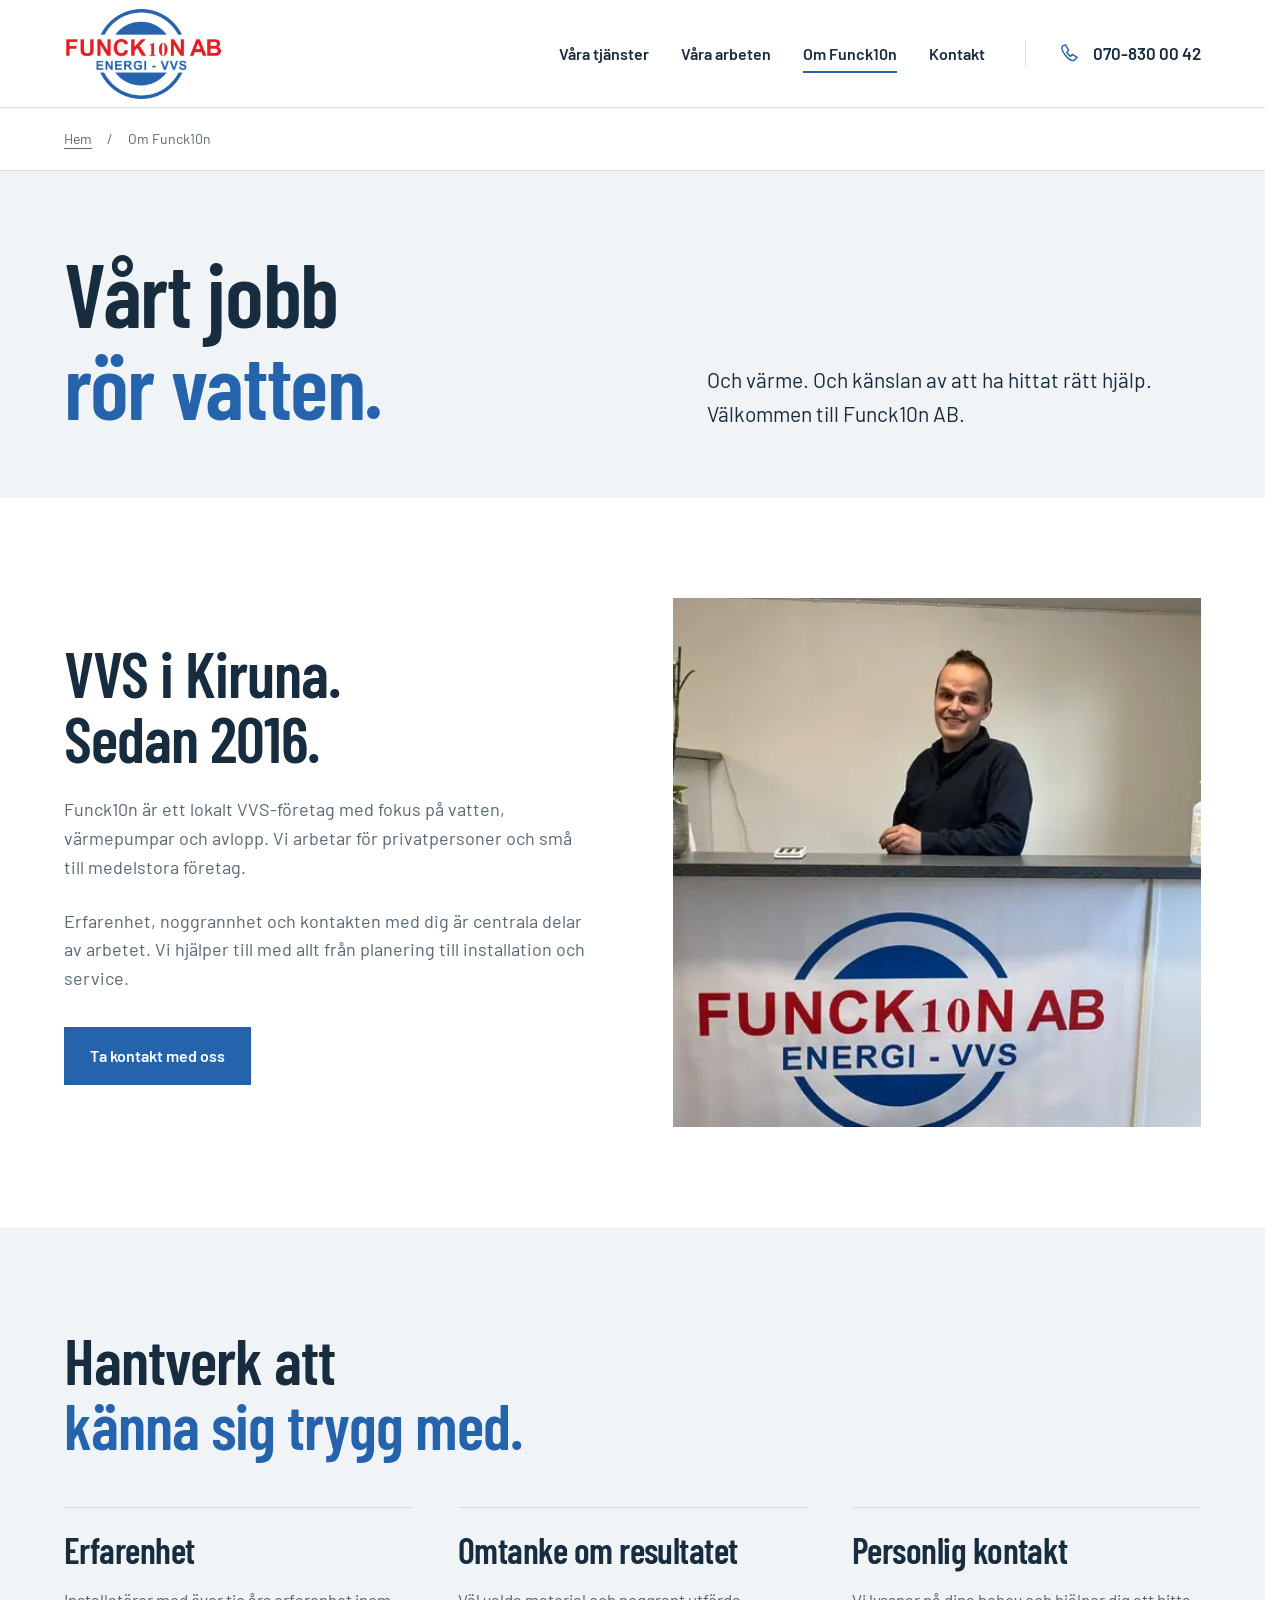
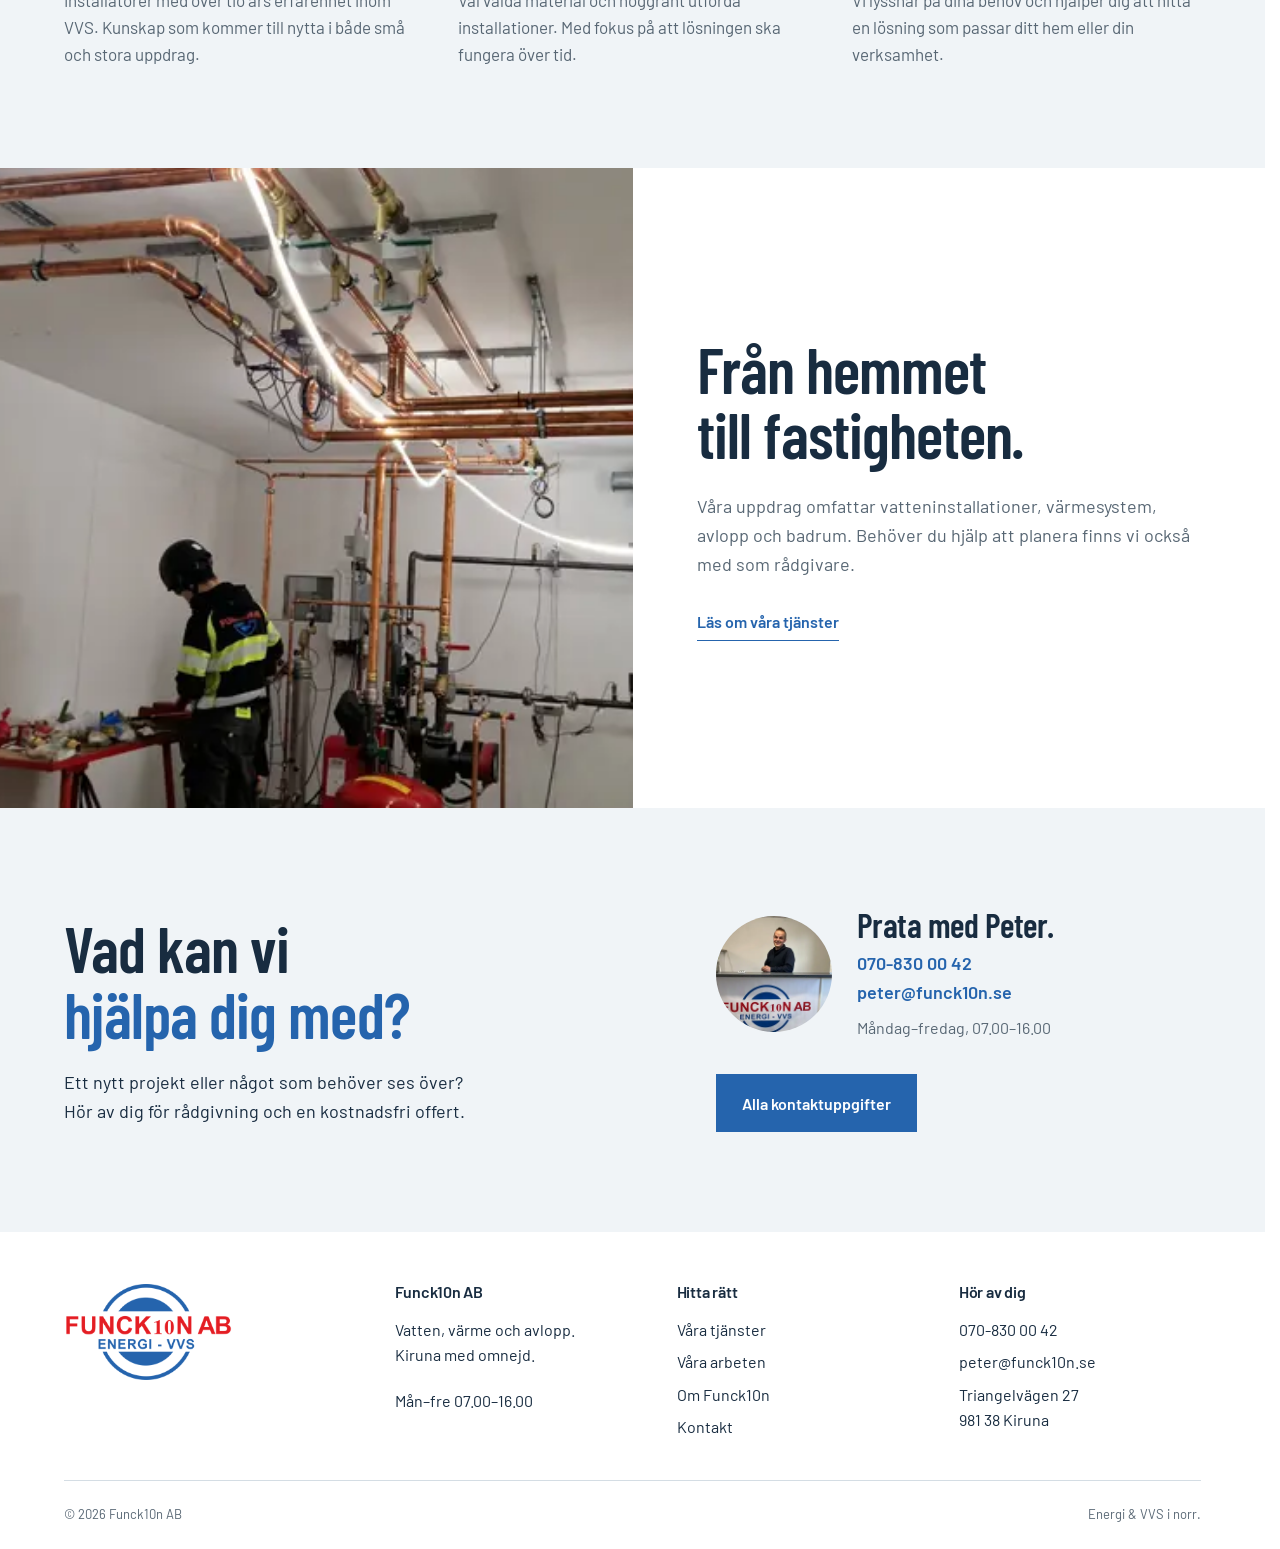
<file: om-oss.html>
<!doctype html><html lang="sv"><head><meta charset="utf-8"><meta name="viewport" content="width=device-width,initial-scale=1"><title>Om Funck10n – din lokala VVS-partner i Kiruna</title><meta name="description" content="Funck10n har arbetat med VVS i Kiruna sedan 2016. Lär känna företaget bakom installationerna och kontakta Peter."><meta name="robots" content="noindex,nofollow"><meta name="theme-color" content="#2564ad"><link rel="stylesheet" href="styles.css"><link rel="preload" href="assets/barlow-condensed-semibold.woff2" as="font" type="font/woff2" crossorigin><link rel="preload" href="assets/barlow-regular.woff2" as="font" type="font/woff2" crossorigin><link rel="icon" type="image/svg+xml" href="data:image/svg+xml,%3Csvg xmlns='http://www.w3.org/2000/svg' viewBox='0 0 40 40'%3E%3Crect width='40' height='40' rx='8' fill='%232564ad'/%3E%3Cpath d='M13 29V10h16v5H18v4h9v5h-9v5z' fill='white'/%3E%3C/svg%3E"><script type="application/ld+json">{"@context":"https://schema.org","@type":"Plumber","name":"Funck10n AB","url":"https://funck10n.se/","telephone":"+46708300042","email":"peter@funck10n.se","address":{"@type":"PostalAddress","streetAddress":"Triangelvägen 27","postalCode":"981 38","addressLocality":"Kiruna","addressCountry":"SE"},"areaServed":"Kiruna med omnejd","openingHours":"Mo-Fr 07:00-16:00"}</script><script src="site.js" defer></script></head><body><a class="skip" href="#main">Till innehållet</a><header class="header"><a href="index.html" class="brand" aria-label="Funck10n – startsidan"><img src="assets/logo.png" width="2003" height="1128" alt="Funck10n AB Energi – VVS"></a><nav aria-label="Huvudmeny"><a href="tjanster.html" >Våra tjänster</a><a href="galleri.html" >Våra arbeten</a><a href="om-oss.html" aria-current="page">Om Funck10n</a><a href="kontakt.html" >Kontakt</a></nav><a class="header-phone" href="tel:+46708300042"><svg viewBox="0 0 24 24" aria-hidden="true" ><path d="M8 3 5 4c-4 4 7 17 12 15l3-3-5-3-2 2-4-4 2-2-3-6Z"/></svg>070-830 00 42</a><details class="mobile-menu"><summary>Meny <svg viewBox="0 0 24 24" aria-hidden="true" ><path d="M3 7h18 M3 12h18 M3 17h18"/></svg></summary><nav aria-label="Mobilmeny"><a href="index.html">Hem</a><a href="tjanster.html" >Våra tjänster</a><a href="galleri.html" >Våra arbeten</a><a href="om-oss.html" aria-current="page">Om Funck10n</a><a href="kontakt.html" >Kontakt</a><a href="tel:+46708300042">Ring 070-830 00 42</a></nav></details></header><main id="main"><div class="breadcrumbs"><a href="index.html">Hem</a><span>/</span><span>Om Funck10n</span></div><section class="subhero"><h1>Vårt jobb<br><em>rör vatten.</em></h1><p>Och värme. Och känslan av att ha hittat rätt hjälp. Välkommen till Funck10n AB.</p></section><section class="section portrait-intro"><div><h2>VVS i Kiruna.<br>Sedan 2016.</h2><p>Funck10n är ett lokalt VVS-företag med fokus på vatten, värmepumpar och avlopp. Vi arbetar för privatpersoner och små till medelstora företag.</p><p>Erfarenhet, noggrannhet och kontakten med dig är centrala delar av arbetet. Vi hjälper till med allt från planering till installation och service.</p><div class="actions"><a class="button" href="kontakt.html">Ta kontakt med oss</a></div></div><img src="assets/peter-480.webp" width="565" height="565" alt="Peter vid Funck10ns disk" loading="eager"></section><section class="section photos"><h2>Hantverk att<br><em>känna sig trygg med.</em></h2><div class="value-list"><article><h3>Erfarenhet</h3><p>Installatörer med över tio års erfarenhet inom VVS. Kunskap som kommer till nytta i både små och stora uppdrag.</p></article><article><h3>Omtanke om resultatet</h3><p>Väl valda material och noggrant utförda installationer. Med fokus på att lösningen ska fungera över tid.</p></article><article><h3>Personlig kontakt</h3><p>Vi lyssnar på dina behov och hjälper dig att hitta en lösning som passar ditt hem eller din verksamhet.</p></article></div></section><section class="about-band"><img class="" src="assets/installation-800.webp" srcset="assets/installation-480.webp 480w, assets/installation-800.webp 800w, assets/installation-1200.webp 1200w, assets/installation-1800.webp 1800w" sizes="(max-width:760px) calc(100vw - 48px), 45vw" alt="Montör arbetar i Funck10n-kläder med en VVS-installation" width="2560" height="1182" loading="lazy" decoding="async"><div class="about-copy"><h2>Från hemmet<br>till fastigheten.</h2><p>Våra uppdrag omfattar vatteninstallationer, värmesystem, avlopp och badrum. Behöver du hjälp att planera finns vi också med som rådgivare.</p><a class="text-link" href="tjanster.html">Läs om våra tjänster</a></div></section><section class="contact-strip section"><div><h2>Vad kan vi<br><em>hjälpa dig med?</em></h2><p style="margin-top:22px">Ett nytt projekt eller något som behöver ses över?<br>Hör av dig för rådgivning och en kostnadsfri offert.</p></div><div><div class="contact-person"><img src="assets/peter-480.webp" width="565" height="565" alt="Peter på Funck10n" loading="lazy"><div><h3>Prata med Peter.</h3><a href="tel:+46708300042">070-830 00 42</a><a href="mailto:peter@funck10n.se">peter@funck10n.se</a><p>Måndag–fredag, 07.00–16.00</p></div></div><div class="actions"><a class="button" href="kontakt.html">Alla kontaktuppgifter</a></div></div></section></main><footer class="footer"><div class="footer-main"><div><a href="index.html" aria-label="Funck10n – startsidan"><img class="footer-logo" src="assets/logo.png" alt="Funck10n AB" width="2003" height="1128" loading="lazy"></a></div><div><h3>Funck10n AB</h3><p>Vatten, värme och avlopp.<br>Kiruna med omnejd.</p><p>Mån–fre 07.00–16.00</p></div><div><h3>Hitta rätt</h3><div class="footer-links"><a href="tjanster.html">Våra tjänster</a><a href="galleri.html">Våra arbeten</a><a href="om-oss.html">Om Funck10n</a><a href="kontakt.html">Kontakt</a></div></div><div><h3>Hör av dig</h3><div class="footer-links"><a href="tel:+46708300042">070-830 00 42</a><a href="mailto:peter@funck10n.se">peter@funck10n.se</a><a href="https://www.google.com/maps/search/?api=1&query=Triangelv%C3%A4gen%2027%2C%20981%2038%20Kiruna" target="_blank" rel="noopener noreferrer">Triangelvägen 27<br>981 38 Kiruna</a></div></div></div><div class="footer-bottom"><span>© 2026 Funck10n AB</span><span>Energi &amp; VVS i norr.</span></div></footer><div class="mobile-contact"><a href="tel:+46708300042"><svg viewBox="0 0 24 24" aria-hidden="true" ><path d="M8 3 5 4c-4 4 7 17 12 15l3-3-5-3-2 2-4-4 2-2-3-6Z"/></svg>Ring Peter</a><a href="mailto:peter@funck10n.se"><svg viewBox="0 0 24 24" aria-hidden="true" ><path d="M3 5h18v14H3z M3 6l9 7 9-7"/></svg>Mejla oss</a></div></body></html>
</file>
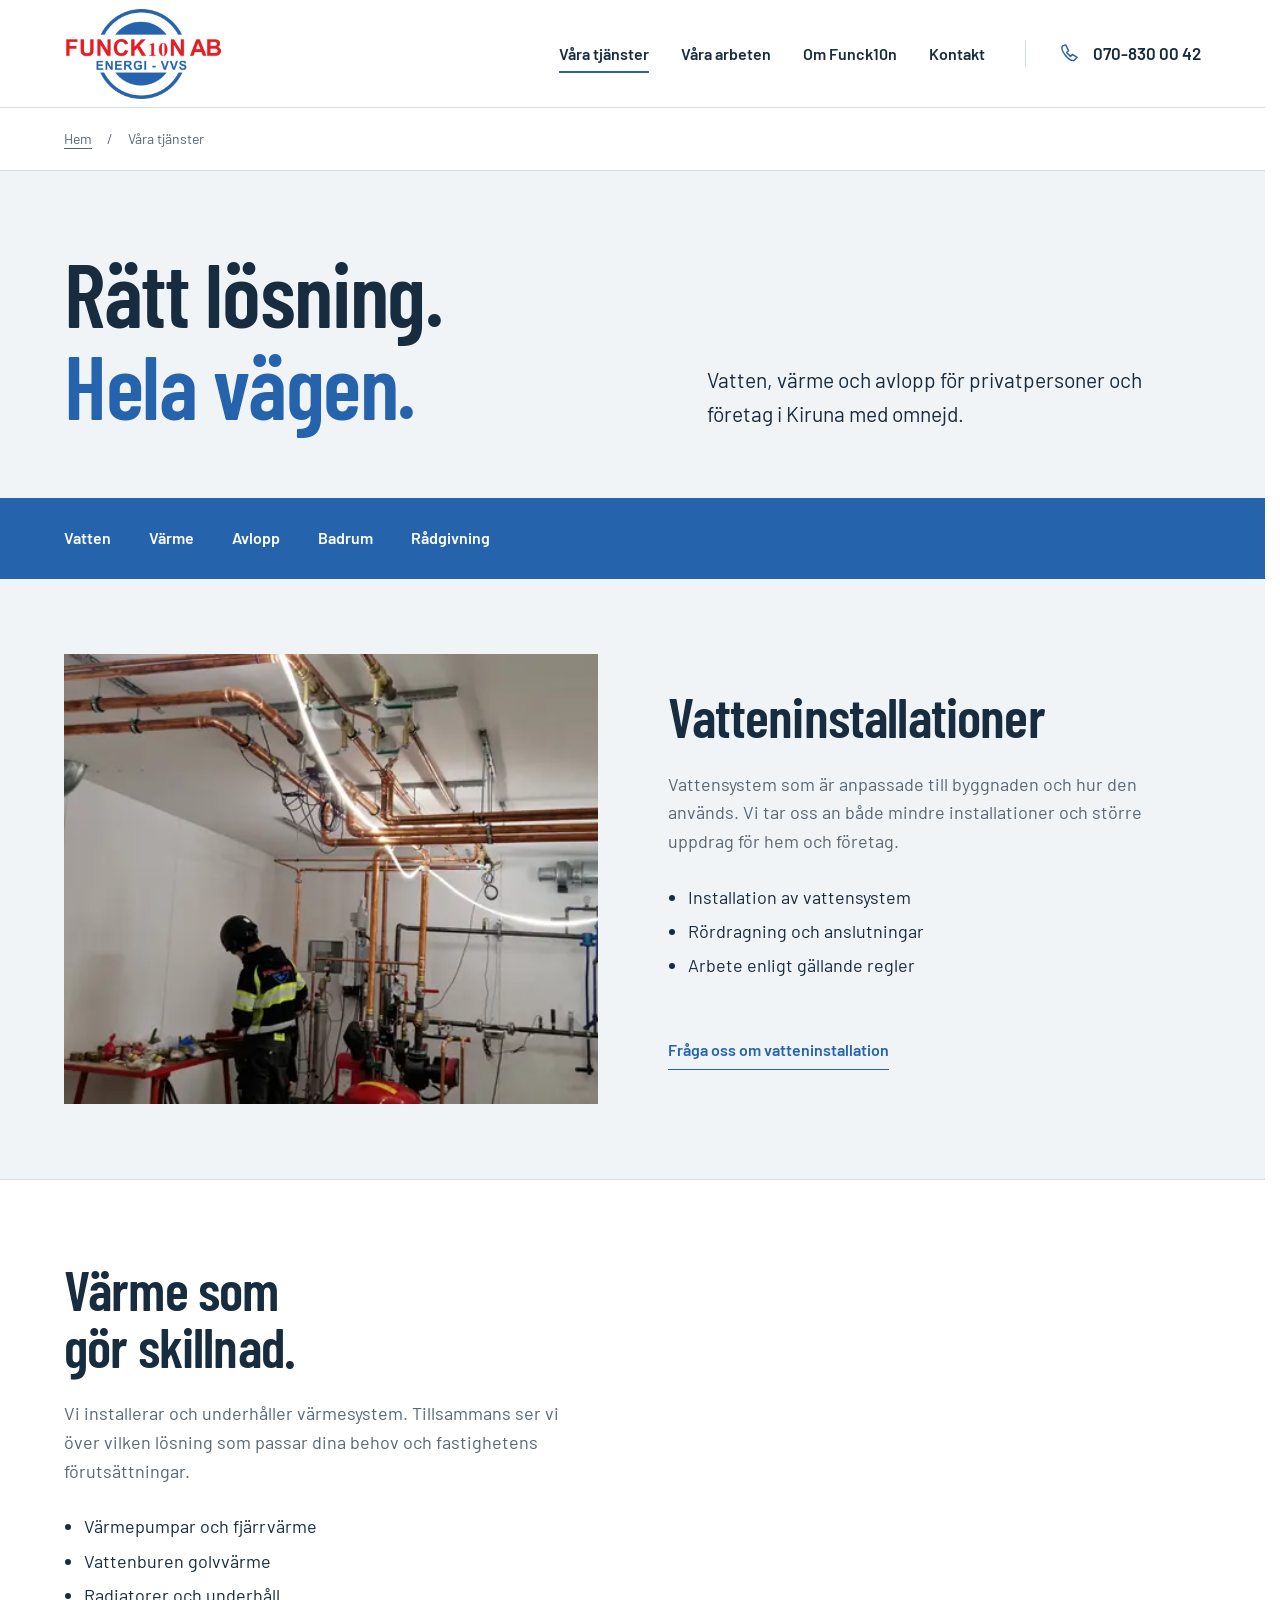
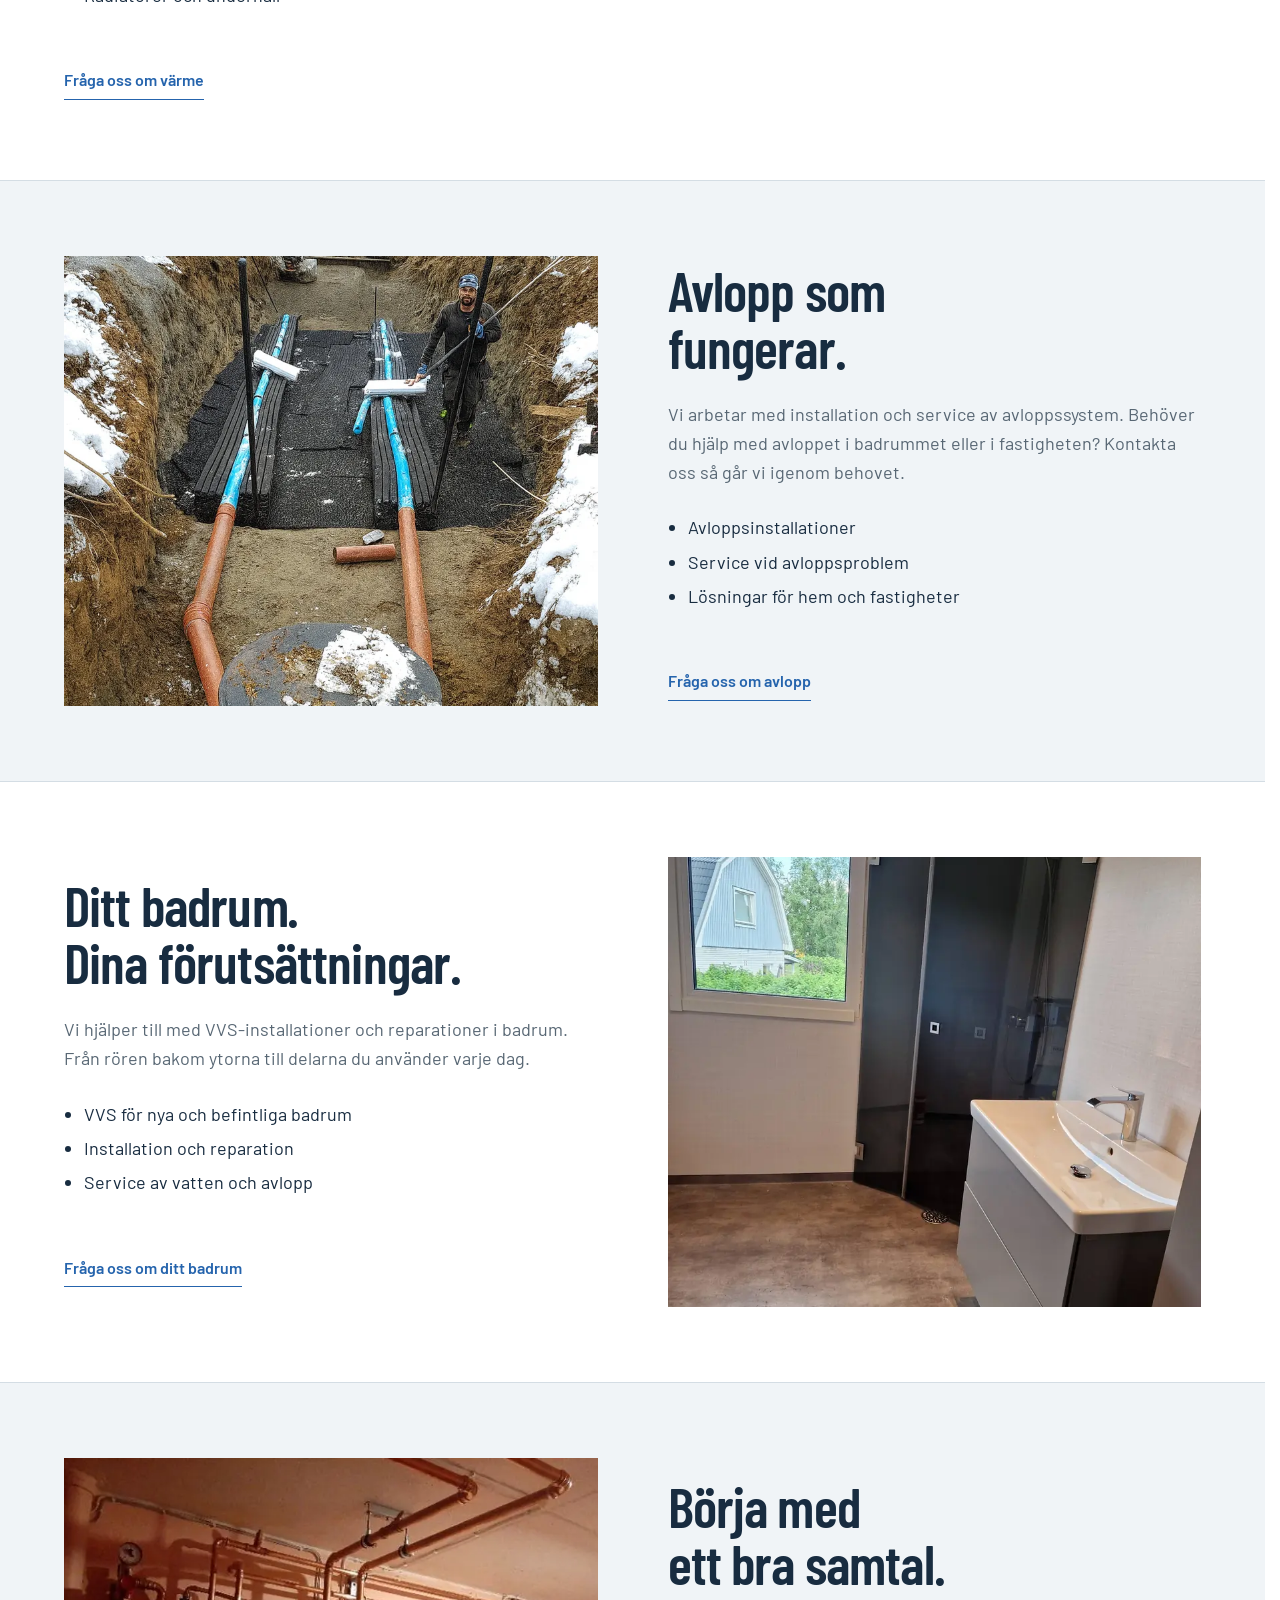
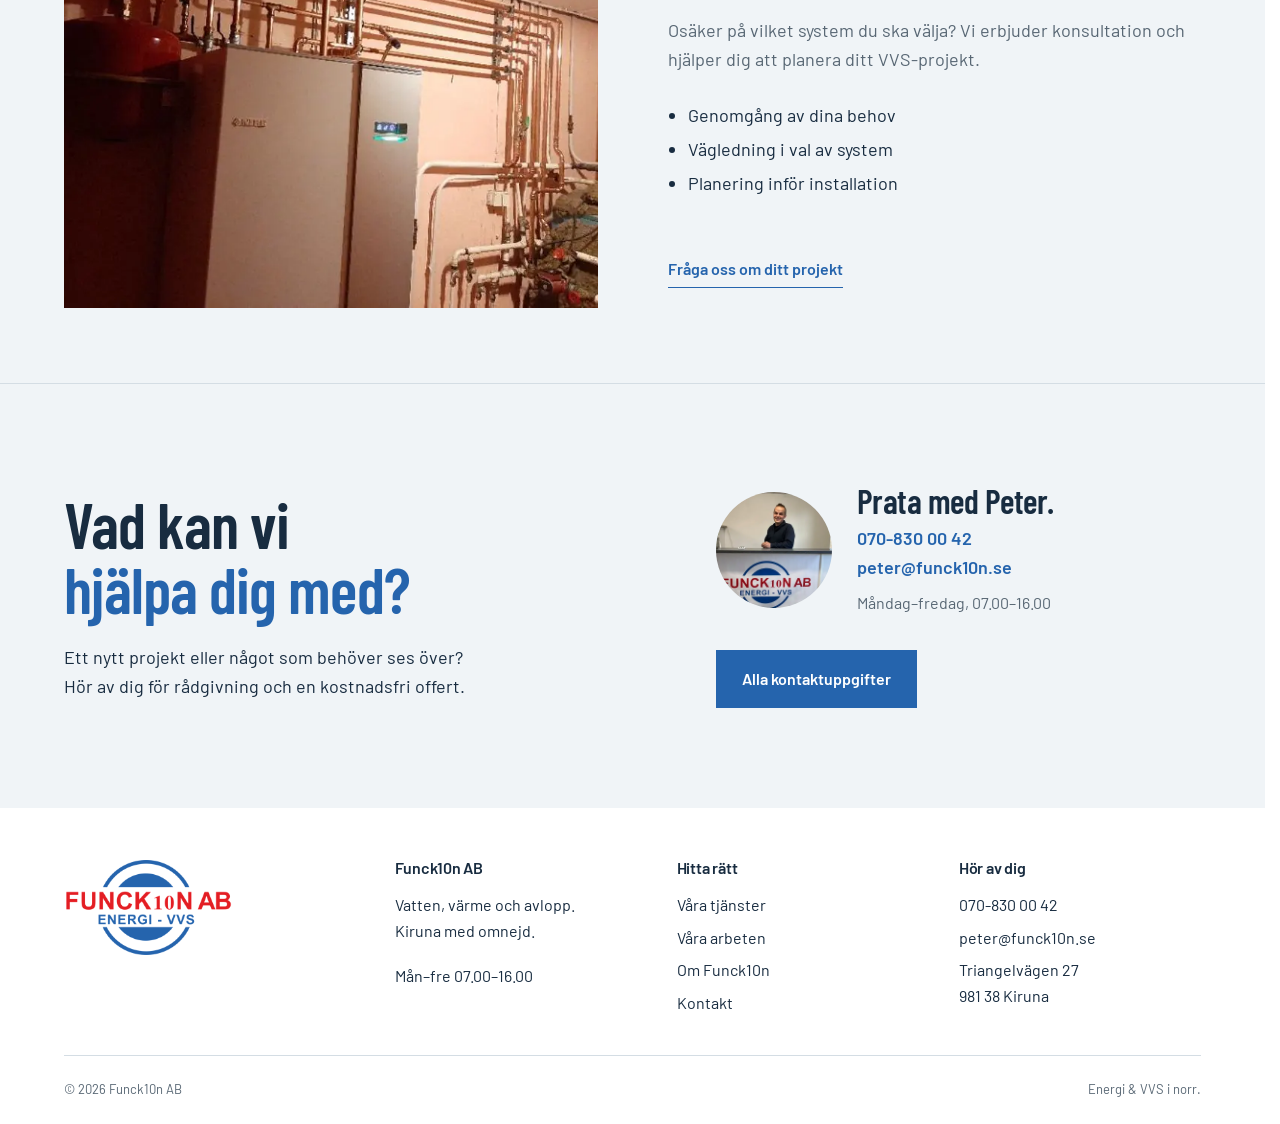
<file: tjanster.html>
<!doctype html><html lang="sv"><head><meta charset="utf-8"><meta name="viewport" content="width=device-width,initial-scale=1"><title>VVS-tjänster i Kiruna – Funck10n AB</title><meta name="description" content="Vatteninstallationer, värmesystem, värmepumpar, avlopp, badrum och konsultation. Se hur Funck10n kan hjälpa dig i Kiruna med omnejd."><meta name="robots" content="noindex,nofollow"><meta name="theme-color" content="#2564ad"><link rel="stylesheet" href="styles.css"><link rel="preload" href="assets/barlow-condensed-semibold.woff2" as="font" type="font/woff2" crossorigin><link rel="preload" href="assets/barlow-regular.woff2" as="font" type="font/woff2" crossorigin><link rel="icon" type="image/svg+xml" href="data:image/svg+xml,%3Csvg xmlns='http://www.w3.org/2000/svg' viewBox='0 0 40 40'%3E%3Crect width='40' height='40' rx='8' fill='%232564ad'/%3E%3Cpath d='M13 29V10h16v5H18v4h9v5h-9v5z' fill='white'/%3E%3C/svg%3E"><script type="application/ld+json">{"@context":"https://schema.org","@type":"Plumber","name":"Funck10n AB","url":"https://funck10n.se/","telephone":"+46708300042","email":"peter@funck10n.se","address":{"@type":"PostalAddress","streetAddress":"Triangelvägen 27","postalCode":"981 38","addressLocality":"Kiruna","addressCountry":"SE"},"areaServed":"Kiruna med omnejd","openingHours":"Mo-Fr 07:00-16:00"}</script><script src="site.js" defer></script></head><body><a class="skip" href="#main">Till innehållet</a><header class="header"><a href="index.html" class="brand" aria-label="Funck10n – startsidan"><img src="assets/logo.png" width="2003" height="1128" alt="Funck10n AB Energi – VVS"></a><nav aria-label="Huvudmeny"><a href="tjanster.html" aria-current="page">Våra tjänster</a><a href="galleri.html" >Våra arbeten</a><a href="om-oss.html" >Om Funck10n</a><a href="kontakt.html" >Kontakt</a></nav><a class="header-phone" href="tel:+46708300042"><svg viewBox="0 0 24 24" aria-hidden="true" ><path d="M8 3 5 4c-4 4 7 17 12 15l3-3-5-3-2 2-4-4 2-2-3-6Z"/></svg>070-830 00 42</a><details class="mobile-menu"><summary>Meny <svg viewBox="0 0 24 24" aria-hidden="true" ><path d="M3 7h18 M3 12h18 M3 17h18"/></svg></summary><nav aria-label="Mobilmeny"><a href="index.html">Hem</a><a href="tjanster.html" aria-current="page">Våra tjänster</a><a href="galleri.html" >Våra arbeten</a><a href="om-oss.html" >Om Funck10n</a><a href="kontakt.html" >Kontakt</a><a href="tel:+46708300042">Ring 070-830 00 42</a></nav></details></header><main id="main"><div class="breadcrumbs"><a href="index.html">Hem</a><span>/</span><span>Våra tjänster</span></div><section class="subhero"><h1>Rätt lösning.<br><em>Hela vägen.</em></h1><p>Vatten, värme och avlopp för privatpersoner och företag i Kiruna med omnejd.</p></section><nav class="service-jump" aria-label="Gå till tjänst"><a href="#vatten">Vatten</a><a href="#varme">Värme</a><a href="#avlopp">Avlopp</a><a href="#badrum">Badrum</a><a href="#radgivning">Rådgivning</a></nav>
<section class="service-detail" id="vatten"><div><h2>Vatteninstallationer</h2><p>Vattensystem som är anpassade till byggnaden och hur den används. Vi tar oss an både mindre installationer och större uppdrag för hem och företag.</p><ul><li>Installation av vattensystem</li><li>Rördragning och anslutningar</li><li>Arbete enligt gällande regler</li></ul><a class="text-link" href="mailto:peter@funck10n.se?subject=F%C3%B6rfr%C3%A5gan%3A%20Vatteninstallationer">Fråga oss om vatteninstallation</a></div><figure><img class="" src="assets/installation-800.webp" srcset="assets/installation-480.webp 480w, assets/installation-800.webp 800w, assets/installation-1200.webp 1200w, assets/installation-1800.webp 1800w" sizes="(max-width:760px) calc(100vw - 48px), 45vw" alt="Montör och kopparrör i en pågående VVS-installation" width="2560" height="1182" loading="lazy" decoding="async"></figure></section>
<section class="service-detail" id="varme"><div><h2>Värme som<br>gör skillnad.</h2><p>Vi installerar och underhåller värmesystem. Tillsammans ser vi över vilken lösning som passar dina behov och fastighetens förutsättningar.</p><ul><li>Värmepumpar och fjärrvärme</li><li>Vattenburen golvvärme</li><li>Radiatorer och underhåll</li></ul><a class="text-link" href="mailto:peter@funck10n.se?subject=F%C3%B6rfr%C3%A5gan%3A%20V%C3%A4rme%20som%20g%C3%B6r%20skillnad.">Fråga oss om värme</a></div><figure><img class="" src="assets/golvvarme-800.webp" srcset="assets/golvvarme-480.webp 480w, assets/golvvarme-800.webp 800w, assets/golvvarme-1200.webp 1200w, assets/golvvarme-1800.webp 1800w" sizes="(max-width:760px) calc(100vw - 48px), 45vw" alt="Golvvärmeslingor fördelade över ett rum" width="2560" height="1920" loading="lazy" decoding="async"></figure></section>
<section class="service-detail" id="avlopp"><div><h2>Avlopp som<br>fungerar.</h2><p>Vi arbetar med installation och service av avloppssystem. Behöver du hjälp med avloppet i badrummet eller i fastigheten? Kontakta oss så går vi igenom behovet.</p><ul><li>Avloppsinstallationer</li><li>Service vid avloppsproblem</li><li>Lösningar för hem och fastigheter</li></ul><a class="text-link" href="mailto:peter@funck10n.se?subject=F%C3%B6rfr%C3%A5gan%3A%20Avlopp%20som%20fungerar.">Fråga oss om avlopp</a></div><figure><img class="" src="assets/avlopp-800.webp" srcset="assets/avlopp-480.webp 480w, assets/avlopp-800.webp 800w, assets/avlopp-1200.webp 1024w" sizes="(max-width:760px) calc(100vw - 48px), 45vw" alt="Avloppsrör och ledningar under markarbete" width="1024" height="1536" loading="lazy" decoding="async"></figure></section>
<section class="service-detail" id="badrum"><div><h2>Ditt badrum.<br>Dina förutsättningar.</h2><p>Vi hjälper till med VVS-installationer och reparationer i badrum. Från rören bakom ytorna till delarna du använder varje dag.</p><ul><li>VVS för nya och befintliga badrum</li><li>Installation och reparation</li><li>Service av vatten och avlopp</li></ul><a class="text-link" href="mailto:peter@funck10n.se?subject=F%C3%B6rfr%C3%A5gan%3A%20Ditt%20badrum.%20Dina%20f%C3%B6ruts%C3%A4ttningar.">Fråga oss om ditt badrum</a></div><figure><img class="" src="assets/vatten-800.webp" srcset="assets/vatten-480.webp 480w, assets/vatten-800.webp 800w, assets/vatten-1200.webp 1200w, assets/vatten-1800.webp 1800w" sizes="(max-width:760px) calc(100vw - 48px), 45vw" alt="Badrum med duschvägg, handfat och toalett" width="1920" height="2560" loading="lazy" decoding="async"></figure></section>
<section class="service-detail" id="radgivning"><div><h2>Börja med<br>ett bra samtal.</h2><p>Osäker på vilket system du ska välja? Vi erbjuder konsultation och hjälper dig att planera ditt VVS-projekt.</p><ul><li>Genomgång av dina behov</li><li>Vägledning i val av system</li><li>Planering inför installation</li></ul><a class="text-link" href="mailto:peter@funck10n.se?subject=F%C3%B6rfr%C3%A5gan%3A%20B%C3%B6rja%20med%20ett%20bra%20samtal.">Fråga oss om ditt projekt</a></div><figure><img class="" src="assets/varmepump-800.webp" srcset="assets/varmepump-480.webp 480w, assets/varmepump-800.webp 800w" sizes="(max-width:760px) calc(100vw - 48px), 45vw" alt="Värmepumpsinstallation med rördragning" width="800" height="599" loading="lazy" decoding="async"></figure></section><section class="contact-strip section"><div><h2>Vad kan vi<br><em>hjälpa dig med?</em></h2><p style="margin-top:22px">Ett nytt projekt eller något som behöver ses över?<br>Hör av dig för rådgivning och en kostnadsfri offert.</p></div><div><div class="contact-person"><img src="assets/peter-480.webp" width="565" height="565" alt="Peter på Funck10n" loading="lazy"><div><h3>Prata med Peter.</h3><a href="tel:+46708300042">070-830 00 42</a><a href="mailto:peter@funck10n.se">peter@funck10n.se</a><p>Måndag–fredag, 07.00–16.00</p></div></div><div class="actions"><a class="button" href="kontakt.html">Alla kontaktuppgifter</a></div></div></section></main><footer class="footer"><div class="footer-main"><div><a href="index.html" aria-label="Funck10n – startsidan"><img class="footer-logo" src="assets/logo.png" alt="Funck10n AB" width="2003" height="1128" loading="lazy"></a></div><div><h3>Funck10n AB</h3><p>Vatten, värme och avlopp.<br>Kiruna med omnejd.</p><p>Mån–fre 07.00–16.00</p></div><div><h3>Hitta rätt</h3><div class="footer-links"><a href="tjanster.html">Våra tjänster</a><a href="galleri.html">Våra arbeten</a><a href="om-oss.html">Om Funck10n</a><a href="kontakt.html">Kontakt</a></div></div><div><h3>Hör av dig</h3><div class="footer-links"><a href="tel:+46708300042">070-830 00 42</a><a href="mailto:peter@funck10n.se">peter@funck10n.se</a><a href="https://www.google.com/maps/search/?api=1&query=Triangelv%C3%A4gen%2027%2C%20981%2038%20Kiruna" target="_blank" rel="noopener noreferrer">Triangelvägen 27<br>981 38 Kiruna</a></div></div></div><div class="footer-bottom"><span>© 2026 Funck10n AB</span><span>Energi &amp; VVS i norr.</span></div></footer><div class="mobile-contact"><a href="tel:+46708300042"><svg viewBox="0 0 24 24" aria-hidden="true" ><path d="M8 3 5 4c-4 4 7 17 12 15l3-3-5-3-2 2-4-4 2-2-3-6Z"/></svg>Ring Peter</a><a href="mailto:peter@funck10n.se"><svg viewBox="0 0 24 24" aria-hidden="true" ><path d="M3 5h18v14H3z M3 6l9 7 9-7"/></svg>Mejla oss</a></div></body></html>
</file>
<file: styles.css>
@font-face{font-family:Barlow;src:url('assets/barlow-regular.woff2') format('woff2');font-weight:400;font-display:swap}@font-face{font-family:Barlow;src:url('assets/barlow-semibold.woff2') format('woff2');font-weight:600;font-display:swap}@font-face{font-family:'Barlow Condensed';src:url('assets/barlow-condensed-semibold.woff2') format('woff2');font-weight:600;font-display:swap}
:root{--blue:#2564ad;--deep:#102c4c;--red:#c9232b;--ink:#182c40;--muted:#586774;--paper:#f0f4f7;--line:#d4dde4;--gutter:clamp(24px,5vw,88px);--ease:cubic-bezier(.16,1,.3,1)}*{box-sizing:border-box}html{scroll-behavior:smooth;scroll-padding-top:28px}body{margin:0;color:var(--ink);background:#fff;font:400 18px/1.6 Barlow,sans-serif}body:has(dialog[open]){overflow:hidden}::selection{color:#fff;background:var(--blue)}:focus-visible{outline:3px solid var(--red);outline-offset:5px}a{color:inherit;text-decoration:none}button{font:inherit}img{max-width:100%;display:block;height:auto}h1,h2,h3,h4,p{margin:0}h1,h2,h3,h4{font-family:'Barlow Condensed',sans-serif;font-weight:600;line-height:1.02;letter-spacing:-.015em;text-wrap:balance}h1{font-size:clamp(64px,7.5vw,104px)}h2{font-size:clamp(48px,5vw,72px)}h3{font-size:36px}p+p{margin-top:20px}p{max-width:65ch}em{font-style:normal;color:var(--blue)}svg{width:23px;height:23px;fill:none;stroke:currentColor;stroke-width:1.5;stroke-linecap:round;stroke-linejoin:round;flex-shrink:0}button,a{-webkit-tap-highlight-color:transparent}.skip{position:absolute;top:0;left:20px;transform:translateY(-110%);background:#fff;padding:10px;z-index:30}.skip:focus{transform:none}.header{height:108px;padding:0 var(--gutter);display:flex;align-items:center;justify-content:space-between;gap:40px;border-bottom:1px solid var(--line);position:relative;z-index:10;background:white}.brand{display:block;flex-shrink:0}.brand img{width:160px;height:90px;object-fit:contain}.header nav{display:flex;gap:32px;align-items:center;margin-left:auto;font-size:16px;font-weight:600}.header nav a{padding:12px 0;position:relative}.header nav a:after{content:'';height:2px;background:var(--blue);position:absolute;bottom:5px;left:0;right:0;transform:scaleX(0);transform-origin:left;transition:transform .25s var(--ease)}.header nav a:hover:after,.header nav a[aria-current=page]:after{transform:scaleX(1)}.header-phone{display:flex;align-items:center;gap:12px;font-weight:600;font-size:17px;white-space:nowrap;border-left:1px solid var(--line);padding-left:32px}.header-phone svg{color:var(--blue)}.mobile-menu{display:none}.hero{min-height:calc(100svh - 108px);min-height:max(680px,calc(100svh - 108px));position:relative;background:var(--deep);color:white;display:flex;align-items:center;isolation:isolate;overflow:hidden}.hero-photo{position:absolute;inset:0;width:100%;height:100%;object-fit:cover;object-position:58% 50%;z-index:-3}.hero:before{content:'';position:absolute;inset:0;z-index:-2;background:linear-gradient(90deg,rgba(9,27,44,.84),rgba(9,27,44,.42) 47%,rgba(9,27,44,.03) 80%)}.hero:after{content:'';position:absolute;inset:65% 0 0;z-index:-1;background:linear-gradient(transparent,rgba(9,27,44,.72))}.hero-inner{padding:74px var(--gutter) 132px;width:100%}.hero h1{max-width:780px;line-height:1.02}.hero h1 span{color:#c4ddf1}.hero p{font-size:21px;max-width:450px;line-height:1.5;margin-top:28px;color:#edf3f9}.actions{display:flex;align-items:center;gap:28px;flex-wrap:wrap;margin-top:34px}.button{display:inline-flex;align-items:center;justify-content:center;gap:24px;padding:16px 26px;background:var(--blue);color:white;font-size:16px;font-weight:600;min-height:58px;border:0;cursor:pointer;transition:background .2s,color .2s}.button:hover{background:var(--deep)}.button.light{color:var(--deep);background:#fff}.button.light:hover{background:#d9e8f7}.button.red{background:var(--red)}.button.red:hover{background:#a01820}.button.outline{background:transparent;box-shadow:inset 0 0 0 1px currentColor}.button.outline:hover{background:var(--paper);color:var(--ink)}.hero-link{font-size:16px;border-bottom:1px solid #ffffff9c;padding:10px 0}.hero-foot{position:absolute;bottom:0;left:var(--gutter);right:var(--gutter);border-top:1px solid #ffffff59;display:flex;justify-content:space-between;gap:20px;padding:21px 0;font-size:14px}.section{padding:100px var(--gutter)}.intro{display:grid;grid-template-columns:1fr 1fr;gap:10vw;align-items:start}.intro>div{max-width:530px}.large{font-size:27px;line-height:1.4}.intro p:not(.large){color:var(--muted);margin-top:22px}.text-link{display:inline-block;color:var(--blue);font-size:16px;font-weight:600;border-bottom:1px solid;padding:6px 0;margin-top:25px}.text-link:hover{color:var(--red)}.section-head{display:flex;align-items:end;justify-content:space-between;gap:40px;margin-bottom:44px}.section-head p{max-width:430px;color:var(--muted)}.service-index{background:var(--blue);color:#fff;display:grid;grid-template-columns:repeat(4,1fr);padding:0 var(--gutter)}.service-index a{padding:36px 22px 38px;border-left:1px solid #ffffff40;transition:background .2s}.service-index a:first-child{padding-left:0;border-left:0}.service-index a:hover{background:#1f5798}.service-index svg{width:32px;height:32px;margin-bottom:20px}.service-index h3{font-size:32px;margin-bottom:12px}.service-index p{font-size:16px;color:#e2ecf9;line-height:1.5}.photos{background:var(--paper)}.photo-grid{display:grid;grid-template-columns:1.45fr 1fr;gap:26px}.photo{margin:0}.photo button{padding:0;border:0;background:var(--deep);cursor:zoom-in;width:100%;display:block;overflow:hidden;position:relative}.photo img{width:100%;height:470px;object-fit:cover;transition:transform .7s var(--ease)}.photo button:hover img{transform:scale(1.025)}.photo .zoom{position:absolute;bottom:16px;right:16px;width:40px;height:40px;background:white;color:var(--deep);display:grid;place-items:center}.photo figcaption{display:flex;align-items:baseline;justify-content:space-between;gap:12px;padding:16px 0;border-bottom:1px solid var(--line);font-weight:600}.photo figcaption span{font-size:14px;font-weight:400;color:var(--muted)}.about-band{display:grid;grid-template-columns:1fr 1fr;min-height:640px}.about-band>img{width:100%;height:100%;max-height:730px;object-fit:cover}.about-copy{padding:80px var(--gutter);align-self:center}.about-copy p{margin-top:26px;color:var(--muted)}.about-copy .text-link{margin-top:24px}.process{background:var(--deep);color:#fff;position:relative;overflow:hidden}.process h2{max-width:570px}.process-list{margin-top:54px;display:grid;grid-template-columns:repeat(3,1fr);gap:40px}.step{border-top:1px solid #ffffff40;padding-top:24px}.step>span{font-size:14px;color:#a5c8ea}.step h3{margin:20px 0;font-size:30px}.step p{font-size:17px;color:#ccdaea}.contact-strip{background:var(--paper);display:grid;grid-template-columns:1.2fr 1fr;gap:70px;align-items:center}.contact-strip .contact-person{display:flex;gap:25px;align-items:center}.contact-person img{width:116px;height:116px;object-fit:cover;border-radius:50%}.contact-person h3{font-size:34px;margin-bottom:6px}.contact-person a{display:block;color:var(--blue);font-weight:600}.contact-person p{font-size:16px;color:var(--muted);margin-top:8px}.footer{background:#fff;padding:52px var(--gutter) 24px}.footer-main{display:grid;grid-template-columns:1.2fr 1fr 1fr 1fr;gap:40px;padding-bottom:40px}.footer-logo{width:170px}.footer p,.footer a{font-size:16px}.footer h3{font-family:Barlow,sans-serif;font-size:16px;font-weight:600;margin:0 0 16px}.footer-links{display:grid;gap:7px}.footer-links a:hover{color:var(--blue)}.footer-bottom{border-top:1px solid var(--line);padding-top:23px;display:flex;justify-content:space-between;font-size:13px;color:var(--muted)}.subhero{padding:76px var(--gutter) 68px;background:var(--paper);display:grid;grid-template-columns:1.2fr 1fr;align-items:end;gap:50px}.subhero h1{font-size:clamp(58px,7vw,96px)}.subhero p{font-size:21px;max-width:470px}.breadcrumbs{padding:20px var(--gutter);display:flex;gap:15px;font-size:14px;color:var(--muted);border-bottom:1px solid var(--line)}.breadcrumbs a{text-decoration:underline;text-underline-offset:4px}.service-detail{display:grid;grid-template-columns:1fr 1fr;gap:70px;align-items:center;padding:75px var(--gutter);border-bottom:1px solid var(--line);scroll-margin-top:20px}.service-detail:nth-child(even){background:var(--paper)}.service-detail:nth-child(even)>figure{order:-1}.service-detail p{margin-top:25px;color:var(--muted)}.service-detail figure{margin:0}.service-detail img{width:100%;height:450px;object-fit:cover}.service-detail ul{padding-left:20px;margin:24px 0;line-height:1.9}.service-detail h2{font-size:56px}.gallery{display:grid;grid-template-columns:repeat(3,1fr);gap:35px 24px}.gallery .photo img{height:360px}.gallery .photo figcaption{font-size:18px;display:block}.gallery .photo figcaption span{display:block;margin-top:4px}.portrait-intro{display:grid;grid-template-columns:1fr 1fr;gap:80px;align-items:center}.portrait-intro img{width:100%;max-height:620px;object-fit:cover}.portrait-intro p{margin-top:25px;color:var(--muted)}.value-list{padding-top:50px;display:grid;grid-template-columns:repeat(3,1fr);gap:45px}.value-list article{border-top:1px solid var(--line);padding-top:24px}.value-list h3{margin-bottom:18px}.value-list p{color:var(--muted);font-size:17px}.contact-page{display:grid;grid-template-columns:1.1fr 1fr;gap:80px;align-items:start}.contact-page .portrait{width:100%;max-width:500px}.contact-items{display:grid;gap:30px}.contact-item{padding-bottom:25px;border-bottom:1px solid var(--line)}.contact-item h2{font-family:Barlow,sans-serif;font-size:16px;margin-bottom:15px;color:var(--muted);letter-spacing:0}.contact-item>a,.contact-item>p{font-family:'Barlow Condensed',sans-serif;font-size:38px;line-height:1.2}.contact-item>a:hover{color:var(--blue)}.contact-item .small{font:400 16px/1.5 Barlow,sans-serif;margin-top:15px}.contact-page .actions{margin-top:26px}.faq details{border-top:1px solid var(--line);padding:20px 0}.faq details:last-child{border-bottom:1px solid var(--line)}.faq summary{cursor:pointer;list-style:none;font-size:21px;font-weight:600;display:flex;justify-content:space-between;gap:20px}.faq summary::-webkit-details-marker{display:none}.faq summary svg{transition:transform .2s}.faq details[open] summary svg{transform:rotate(45deg)}.faq p{margin:20px 0 6px;color:var(--muted)}.faq{max-width:950px;margin:auto}.gallery-dialog{border:0;padding:20px;background:var(--deep);color:white;width:min(1100px,96vw);max-width:96vw;max-height:94svh;overflow:auto}.gallery-dialog::backdrop{background:#061424e8}.dialog-top{display:flex;justify-content:space-between;align-items:center;gap:20px;padding:0 0 16px;font-size:16px}.close-dialog{background:transparent;border:1px solid #ffffff70;color:white;min-width:44px;min-height:44px;cursor:pointer;display:grid;place-items:center}.gallery-dialog img{width:100%;height:72svh;object-fit:contain}.mobile-contact{display:none}footer{scroll-margin-top:0}
.service-jump{display:flex;gap:38px;padding:20px var(--gutter);background:var(--blue);color:white;font-size:16px;font-weight:600;flex-wrap:wrap}.service-jump a{padding:7px 0;border-bottom:1px solid transparent}.service-jump a:hover{border-color:white}.contact-note{font-size:14px;color:var(--muted);margin-top:16px}a,button{touch-action:manipulation}body{scrollbar-color:var(--blue) var(--paper)}
@media(min-width:1500px){.hero h1{font-size:104px}.hero p{max-width:480px}.hero-inner{padding-top:105px;padding-bottom:155px}}
@media(max-width:1050px){.header{gap:20px;padding:0 30px}.header nav{gap:21px}.header-phone{padding-left:20px;font-size:15px}.brand img{width:140px}.photo img{height:380px}.about-copy{padding:55px 40px}.service-detail{gap:40px}.contact-strip{gap:35px}.gallery{grid-template-columns:repeat(2,1fr)}.footer-main{grid-template-columns:repeat(2,1fr)}}
@media(max-width:760px){:root{--gutter:24px}body{font-size:17px}.header{height:86px;padding:0 20px;gap:18px}.brand img{width:125px;height:74px}.header>nav,.header-phone{display:none}.mobile-menu{display:block;margin-left:auto}.mobile-menu summary{list-style:none;display:flex;align-items:center;gap:10px;padding:12px 0;cursor:pointer;font-weight:600;font-size:15px}.mobile-menu summary::-webkit-details-marker{display:none}.mobile-menu nav{display:grid;position:absolute;left:0;right:0;top:86px;margin:0;background:#fff;padding:14px 24px 28px;gap:4px;box-shadow:0 16px 24px #102c4c18;border-bottom:1px solid var(--line)}.mobile-menu nav a{padding:13px 0}.mobile-menu nav a:after{display:none}.hero{min-height:calc(100svh - 86px);min-height:max(660px,calc(100svh - 86px));align-items:center}.hero-photo{object-position:51% 50%}.hero:before{background:linear-gradient(90deg,#091b2cdc,#091b2c65)}.hero-inner{padding:55px 24px 115px}.hero h1{font-size:clamp(62px,16vw,90px);line-height:1.04}.hero p{font-size:19px;max-width:340px;margin-top:24px}.actions{gap:18px;margin-top:29px}.hero .actions{align-items:flex-start;flex-direction:column;gap:8px}.hero .button{min-width:210px}.hero-foot{font-size:12px;gap:10px;padding:18px 0}.hero-foot span:nth-child(2){display:none}.section{padding:64px 24px}.intro{grid-template-columns:1fr;gap:30px}h2{font-size:48px}.large{font-size:24px}.intro p:not(.large){margin-top:17px}.service-index{grid-template-columns:1fr 1fr;padding:0 24px}.service-index a{padding:27px 0;border-left:0;border-bottom:1px solid #ffffff40}.service-index a:nth-child(even){padding-left:22px;border-left:1px solid #ffffff40}.service-index a:nth-child(odd){padding-right:20px}.service-index h3{font-size:28px}.service-index p{font-size:15px}.service-index svg{margin-bottom:16px}.section-head{display:block;margin-bottom:30px}.section-head p{margin-top:24px}.section-head .text-link{margin-top:16px}.photo-grid{grid-template-columns:1fr;gap:28px}.photo img{height:auto;aspect-ratio:4/3;object-fit:cover}.photo-grid .photo:nth-child(2) img{object-position:50% 55%}.photo figcaption{font-size:17px}.photo figcaption span{font-size:13px}.about-band{grid-template-columns:1fr}.about-band>img{max-height:500px;aspect-ratio:4/3;object-fit:cover}.about-copy{padding:55px 24px}.process-list{grid-template-columns:1fr;gap:32px;margin-top:36px}.step{display:grid;grid-template-columns:35px 1fr;column-gap:14px}.step>span{padding-top:5px}.step h3{margin:0 0 13px}.step p{grid-column:2}.contact-strip{grid-template-columns:1fr;gap:35px}.contact-person img{width:88px;height:88px}.contact-strip .contact-person{gap:20px}.contact-person h3{font-size:31px}.footer{padding:40px 24px 86px}.footer-main{grid-template-columns:1fr 1fr;gap:30px 18px}.footer-main>div:first-child{grid-column:1/-1}.footer-bottom{font-size:12px;gap:20px;align-items:start}.subhero{padding:50px 24px 46px;grid-template-columns:1fr;gap:25px}.subhero h1{font-size:62px}.subhero p{font-size:19px}.breadcrumbs{padding:15px 24px;font-size:13px}.service-detail{grid-template-columns:1fr;gap:28px;padding:50px 24px}.service-detail:nth-child(even)>figure{order:initial}.service-detail h2{font-size:46px}.service-detail img{height:350px}.service-detail p{margin-top:20px}.gallery{grid-template-columns:1fr;gap:30px}.gallery .photo img{height:auto;aspect-ratio:4/3}.portrait-intro{grid-template-columns:1fr;gap:35px}.value-list{grid-template-columns:1fr;gap:30px}.contact-page{grid-template-columns:1fr;gap:45px}.contact-page>div:last-child{order:-1}.contact-items{gap:25px}.contact-item>a,.contact-item>p{font-size:34px;overflow-wrap:anywhere}.contact-page .portrait{max-height:400px;object-fit:cover}.faq summary{font-size:19px}.mobile-contact{position:fixed;bottom:0;left:0;right:0;z-index:9;background:#fff;box-shadow:0 -3px 24px #102c4c16;border-top:1px solid var(--line);padding:10px 18px calc(10px + env(safe-area-inset-bottom));display:flex;gap:12px;transform:translateY(110%);transition:transform .25s var(--ease)}.mobile-contact.visible{transform:none}.mobile-contact a{display:flex;align-items:center;justify-content:center;gap:10px;flex:1;font-size:15px;font-weight:600;min-height:44px;background:var(--blue);color:white}.mobile-contact a:last-child{background:var(--paper);color:var(--deep)}.gallery-dialog{padding:14px}.gallery-dialog img{height:66svh}.dialog-top{font-size:14px}}
@media(min-width:761px) and (max-height:780px){.hero{min-height:calc(100svh - 108px)}.hero-inner{padding-top:40px;padding-bottom:100px}.hero h1{font-size:clamp(72px,6.5vw,92px)}.hero p{font-size:20px;max-width:465px;margin-top:22px}.hero .actions{margin-top:24px}}
@media(max-width:760px){.service-jump{gap:8px 27px;padding-top:18px;padding-bottom:18px}.contact-page>div:last-child{order:initial}}
/* Immediate scrolling, stable image frames, and short pointer-only feedback. */
html{scroll-behavior:auto;scrollbar-gutter:stable}
.header-phone{font-variant-numeric:tabular-nums}
.hero p{max-width:440px;text-wrap:pretty}
.photo button{isolation:isolate}
.photo img{transition:none}
.photo button:hover img{transform:none}
.photo figcaption{align-items:flex-start;flex-wrap:wrap;gap:4px 18px;padding:18px 0;line-height:1.4}
.photo .zoom{width:44px;height:44px;bottom:18px;right:18px;transition:background .18s,color .18s}
.photo button:focus-visible .zoom{background:var(--blue);color:#fff}
.about-band>img{min-height:0}
.button:active{opacity:.86}
.gallery-dialog{scrollbar-gutter:stable}
.gallery-dialog img{background:#0b223a}
@media(hover:hover) and (pointer:fine){
  .photo img{transition:transform .32s var(--ease)}
  .photo button:hover img{transform:scale(1.015)}
  .photo button:hover .zoom{background:var(--blue);color:#fff}
  .hero-link:hover{border-bottom-color:#fff}
}
@media(min-width:761px){
  .section-head{margin-bottom:48px}
}
@media(min-width:1051px){
  .service-index a{display:grid;grid-template-columns:40px 1fr;column-gap:16px;align-content:start;padding-top:40px;padding-bottom:40px}
  .service-index svg{grid-row:1/3;margin:1px 0 0}
  .service-index h3,.service-index p{grid-column:2}
}
@media(max-width:760px){
  .hero-inner{padding-top:48px}
  .hero p{max-width:340px}
  .photo figcaption span{font-size:14px}
  .gallery .photo figcaption{padding-bottom:18px}
  .contact-person p{font-size:15px}
  .footer-links{gap:10px}
  .service-index a:nth-last-child(-n+2){border-bottom:0}
  .mobile-contact{box-shadow:0 -2px 12px #102c4c0d;transition:transform .18s var(--ease)}
}
@media(prefers-reduced-motion:reduce){html{scroll-behavior:auto}*,*:before,*:after{transition:none!important;animation:none!important}}
</file>
